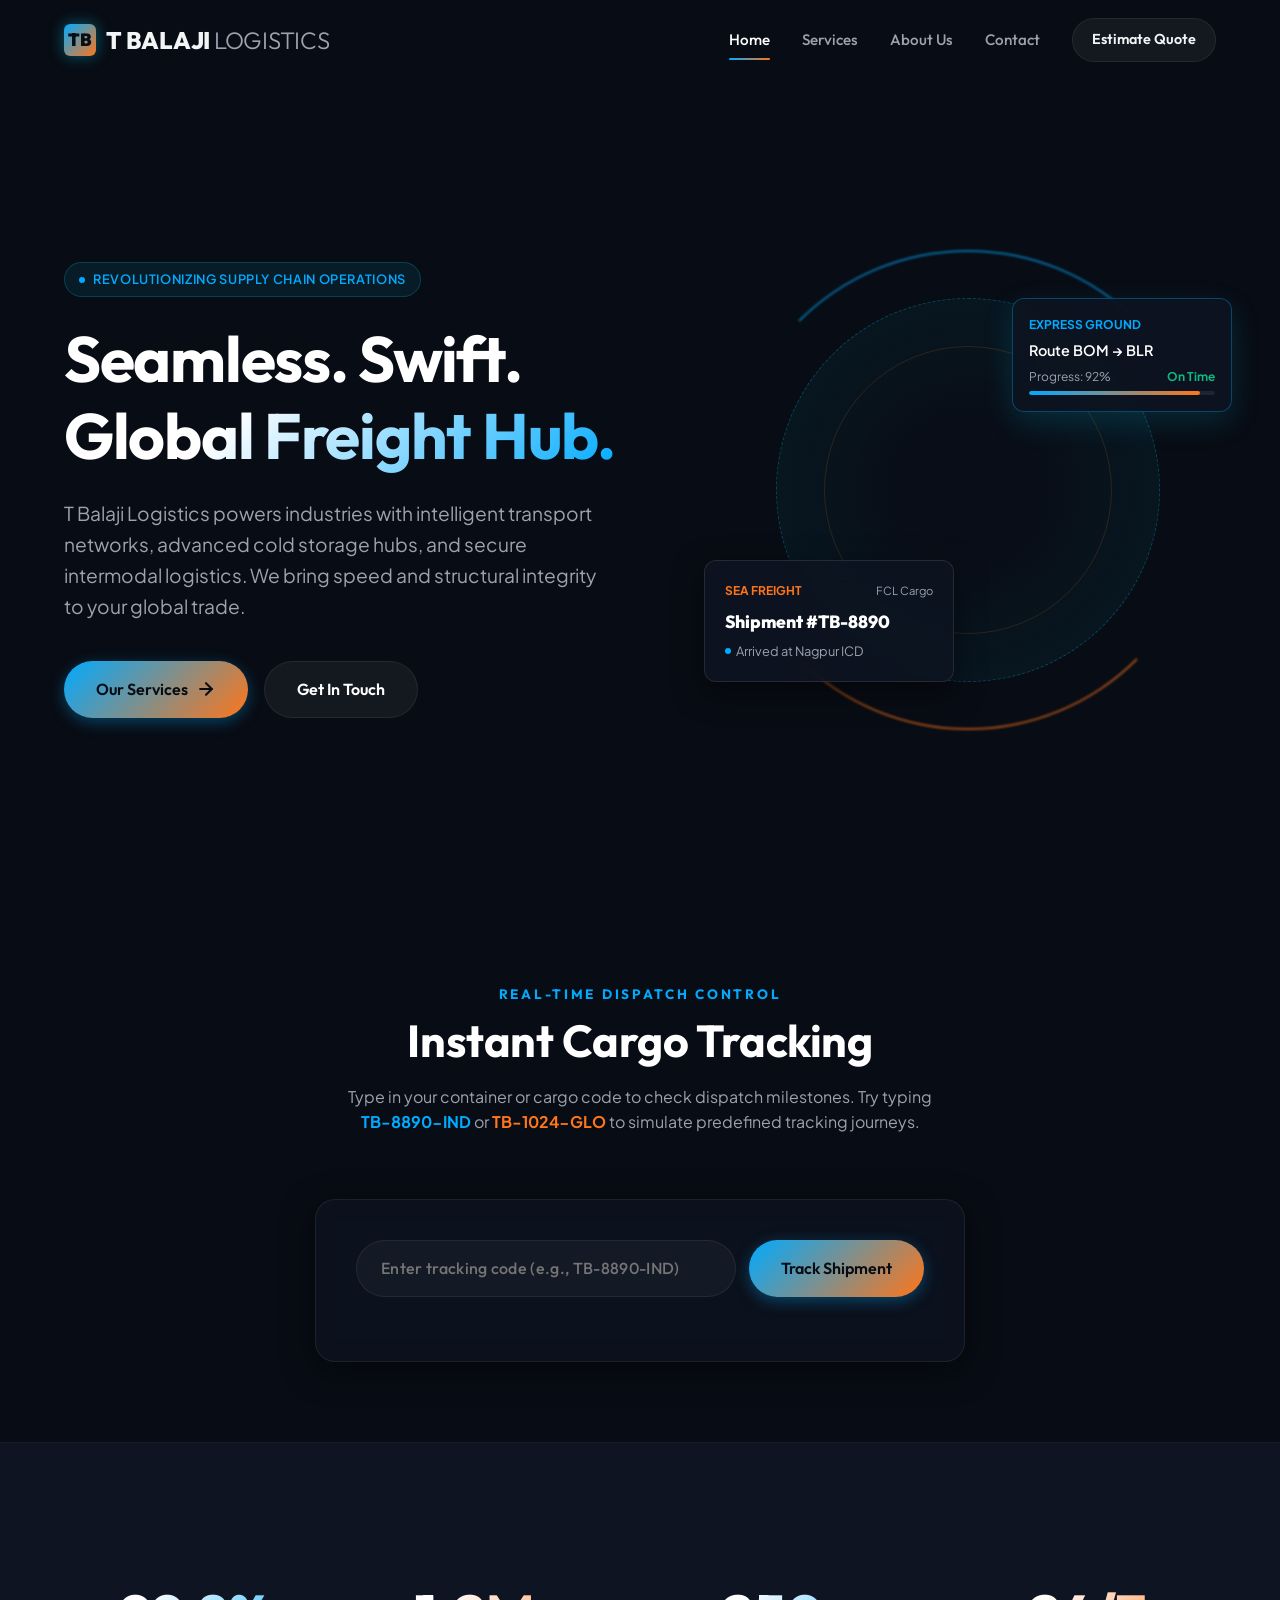
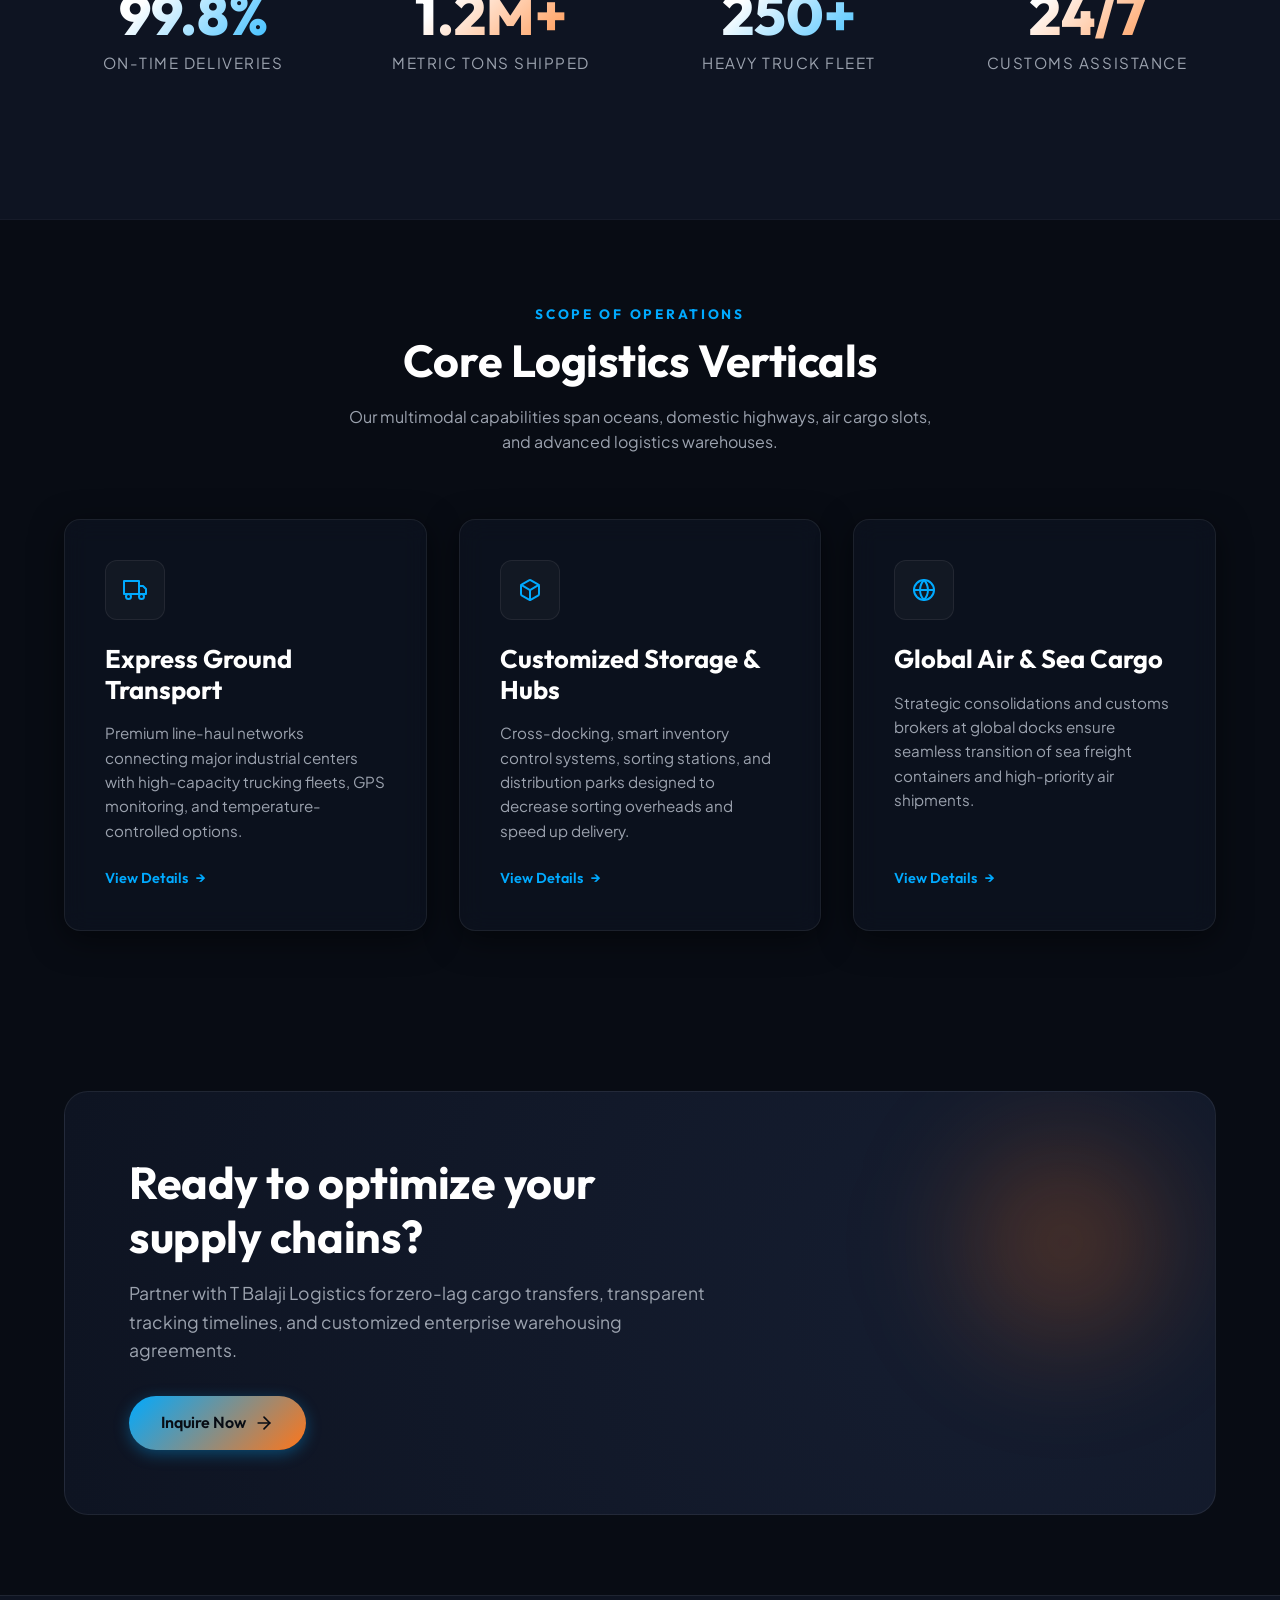
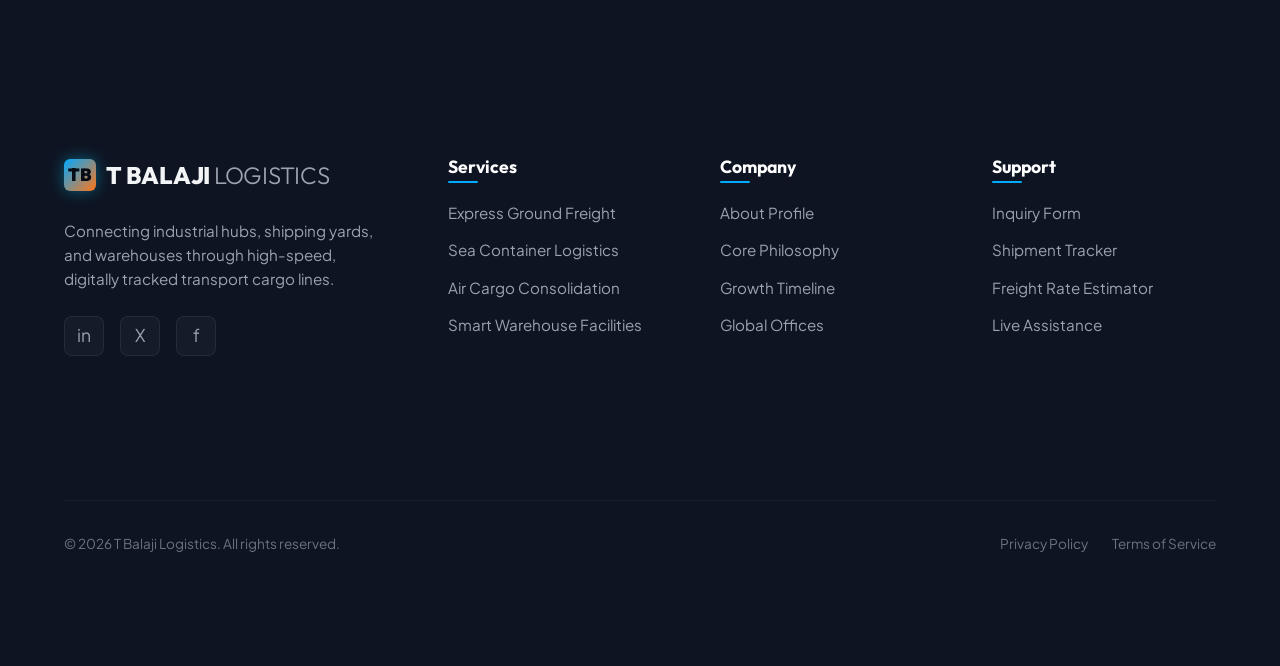
<file: index.html>
<!DOCTYPE html>
<html lang="en">
<head>
  <meta charset="UTF-8">
  <meta name="viewport" content="width=device-width, initial-scale=1.0">
  <title>T Balaji Logistics | Smart Next-Gen Cargo & Freight Solutions</title>
  <meta name="description" content="T Balaji Logistics provides secure, high-speed cargo delivery, warehousing, and supply chain solutions globally. Track your container in real time.">
  <link rel="stylesheet" href="styles.css">
</head>
<body>

  <!-- Premium Header & Navbar -->
  <header>
    <div class="nav-container">
      <a href="index.html" class="logo">
        <div class="logo-icon">TB</div>
        <span>T BALAJI <span style="font-weight: 300; color: var(--text-secondary);">LOGISTICS</span></span>
      </a>
      
      <nav class="nav-menu" id="navMenu">
        <a href="index.html" class="nav-link active">Home</a>
        <a href="services.html" class="nav-link">Services</a>
        <a href="about.html" class="nav-link">About Us</a>
        <a href="contact.html" class="nav-link">Contact</a>
        <a href="services.html#quote" class="nav-cta">Estimate Quote</a>
      </nav>

      <div class="menu-toggle" id="menuToggle">
        <span></span>
        <span></span>
        <span></span>
      </div>
    </div>
  </header>

  <!-- Hero Section -->
  <section class="hero">
    <div class="container hero-grid">
      <div class="hero-content reveal active">
        <div class="hero-tag">
          <span class="tag-pulse"></span>
          Revolutionizing Supply Chain Operations
        </div>
        <h1>Seamless. Swift.<br><span class="text-gradient-cyan">Global Freight Hub.</span></h1>
        <p class="hero-desc">
          T Balaji Logistics powers industries with intelligent transport networks, advanced cold storage hubs, and secure intermodal logistics. We bring speed and structural integrity to your global trade.
        </p>
        <div class="hero-actions">
          <a href="services.html" class="btn btn-primary">
            Our Services
            <svg width="20" height="20" viewBox="0 0 24 24" fill="none" stroke="currentColor" stroke-width="2.5" stroke-linecap="round" stroke-linejoin="round"><line x1="5" y1="12" x2="19" y2="12"></line><polyline points="12 5 19 12 12 19"></polyline></svg>
          </a>
          <a href="contact.html" class="btn btn-secondary">Get In Touch</a>
        </div>
      </div>

      <div class="hero-visual reveal active">
        <div class="hero-graphic-wrap">
          <div class="glow-globe"></div>
          <div class="glow-globe-inner"></div>
          <div class="freight-ring"></div>
          
          <!-- Floating Status 1 -->
          <div class="hero-card-floating">
            <div style="display: flex; justify-content: space-between; align-items: center; margin-bottom: 0.5rem;">
              <span style="font-size: 0.75rem; font-weight: 700; color: var(--accent);">SEA FREIGHT</span>
              <span style="font-size: 0.7rem; color: var(--text-secondary);">FCL Cargo</span>
            </div>
            <div style="font-size: 1.1rem; font-family: var(--font-display); font-weight: 800; color: #fff; margin-bottom: 0.25rem;">Shipment #TB-8890</div>
            <div style="font-size: 0.8rem; color: var(--text-secondary); display: flex; align-items: center; gap: 5px;">
              <span style="width: 6px; height: 6px; border-radius: 50%; background-color: var(--primary); display: inline-block;"></span>
              Arrived at Nagpur ICD
            </div>
          </div>

          <!-- Floating Status 2 -->
          <div class="floating-delivery">
            <div style="font-size: 0.75rem; font-weight: 700; color: var(--primary); margin-bottom: 0.3rem;">EXPRESS GROUND</div>
            <div style="font-size: 0.9rem; font-weight: 600; color: #fff;">Route BOM → BLR</div>
            <div style="font-size: 0.75rem; color: var(--text-secondary); margin-top: 0.3rem; display: flex; justify-content: space-between;">
              <span>Progress: 92%</span>
              <span style="color: #10b981; font-weight: 700;">On Time</span>
            </div>
            <div style="width: 100%; height: 4px; background-color: rgba(255,255,255,0.08); border-radius: 2px; margin-top: 5px; overflow: hidden;">
              <div style="width: 92%; height: 100%; background: linear-gradient(90deg, var(--primary), var(--accent)); border-radius: 2px;"></div>
            </div>
          </div>
        </div>
      </div>
    </div>
  </section>

  <!-- Interactive Tracking Simulator Section -->
  <section class="container reveal">
    <div class="section-title-wrap">
      <span class="section-subtitle">Real-Time Dispatch Control</span>
      <h2>Instant Cargo Tracking</h2>
      <p style="max-width: 600px; margin: 0 auto; color: var(--text-secondary);">
        Type in your container or cargo code to check dispatch milestones. Try typing <strong style="color: var(--primary);">TB-8890-IND</strong> or <strong style="color: var(--accent);">TB-1024-GLO</strong> to simulate predefined tracking journeys.
      </p>
    </div>

    <div class="tracking-wrapper glass-card">
      <form class="tracking-form" id="trackForm">
        <div class="tracking-input-wrap">
          <input type="text" class="tracking-input" id="trackInput" placeholder="Enter tracking code (e.g., TB-8890-IND)" required autocomplete="off">
        </div>
        <button type="submit" class="btn btn-primary" style="border-radius: 50px;">Track Shipment</button>
      </form>

      <!-- Tracking Output Container (Populated by JS) -->
      <div class="tracking-results results-hidden" id="trackResults">
        <div class="tracking-status-header">
          <div>
            <div style="font-size: 0.8rem; color: var(--text-secondary); text-transform: uppercase;">Tracking Number</div>
            <div id="resTrackingCode" style="font-family: var(--font-display); font-size: 1.3rem; font-weight: 800; color: #fff;">-</div>
          </div>
          <div>
            <div style="font-size: 0.8rem; color: var(--text-secondary); text-transform: uppercase; margin-bottom: 4px; text-align: right;">Status</div>
            <span id="resStatusBadge" class="status-badge">-</span>
          </div>
        </div>
        
        <div style="margin-bottom: 2rem; display: grid; grid-template-columns: 1fr 1fr; gap: 1.5rem; background: rgba(255,255,255,0.02); padding: 1.25rem; border-radius: 8px;">
          <div>
            <div style="font-size: 0.75rem; color: var(--text-muted); text-transform: uppercase;">Route Dispatch</div>
            <div id="resRoute" style="font-size: 0.95rem; font-weight: 600; color: var(--text-primary);">-</div>
          </div>
          <div>
            <div style="font-size: 0.75rem; color: var(--text-muted); text-transform: uppercase;">Assigned Carrier</div>
            <div id="resCarrier" style="font-size: 0.95rem; font-weight: 600; color: var(--text-primary);">-</div>
          </div>
        </div>

        <div class="tracking-timeline" id="resTimeline">
          <!-- Populated by JS -->
        </div>
      </div>
    </div>
  </section>

  <!-- Key Stats Section -->
  <section class="stats-section reveal">
    <div class="container">
      <div class="stats-grid">
        <div class="stat-item">
          <div class="stat-num text-gradient-cyan">99.8%</div>
          <div class="stat-label">On-Time Deliveries</div>
        </div>
        <div class="stat-item">
          <div class="stat-num text-gradient-orange">1.2M+</div>
          <div class="stat-label">Metric Tons Shipped</div>
        </div>
        <div class="stat-item">
          <div class="stat-num text-gradient-cyan">250+</div>
          <div class="stat-label">Heavy Truck Fleet</div>
        </div>
        <div class="stat-item">
          <div class="stat-num text-gradient-orange">24/7</div>
          <div class="stat-label">Customs Assistance</div>
        </div>
      </div>
    </div>
  </section>

  <!-- Featured Services Section -->
  <section class="container reveal">
    <div class="section-title-wrap">
      <span class="section-subtitle">Scope of Operations</span>
      <h2>Core Logistics Verticals</h2>
      <p style="max-width: 600px; margin: 0 auto; color: var(--text-secondary);">
        Our multimodal capabilities span oceans, domestic highways, air cargo slots, and advanced logistics warehouses.
      </p>
    </div>

    <div class="services-highlight-grid">
      <!-- Card 1 -->
      <div class="glass-card service-highlight-card">
        <div class="service-icon-wrap">
          <svg width="24" height="24" viewBox="0 0 24 24" fill="none" stroke="currentColor" stroke-width="2" stroke-linecap="round" stroke-linejoin="round"><rect x="1" y="3" width="15" height="13"></rect><polygon points="16 8 20 8 23 11 23 16 16 16 16 8"></polygon><circle cx="5.5" cy="18.5" r="2.5"></circle><circle cx="18.5" cy="18.5" r="2.5"></circle></svg>
        </div>
        <h3>Express Ground Transport</h3>
        <p>Premium line-haul networks connecting major industrial centers with high-capacity trucking fleets, GPS monitoring, and temperature-controlled options.</p>
        <a href="services.html" class="service-link">View Details <span>&rarr;</span></a>
      </div>

      <!-- Card 2 -->
      <div class="glass-card service-highlight-card">
        <div class="service-icon-wrap">
          <svg width="24" height="24" viewBox="0 0 24 24" fill="none" stroke="currentColor" stroke-width="2" stroke-linecap="round" stroke-linejoin="round"><path d="M21 16V8a2 2 0 0 0-1-1.73l-7-4a2 2 0 0 0-2 0l-7 4A2 2 0 0 0 3 8v8a2 2 0 0 0 1 1.73l7 4a2 2 0 0 0 2 0l7-4A2 2 0 0 0 21 16z"></path><polyline points="3.27 6.96 12 12.01 20.73 6.96"></polyline><line x1="12" y1="22.08" x2="12" y2="12"></line></svg>
        </div>
        <h3>Customized Storage & Hubs</h3>
        <p>Cross-docking, smart inventory control systems, sorting stations, and distribution parks designed to decrease sorting overheads and speed up delivery.</p>
        <a href="services.html" class="service-link">View Details <span>&rarr;</span></a>
      </div>

      <!-- Card 3 -->
      <div class="glass-card service-highlight-card">
        <div class="service-icon-wrap">
          <svg width="24" height="24" viewBox="0 0 24 24" fill="none" stroke="currentColor" stroke-width="2" stroke-linecap="round" stroke-linejoin="round"><circle cx="12" cy="12" r="10"></circle><line x1="2" y1="12" x2="22" y2="12"></line><path d="M12 2a15.3 15.3 0 0 1 4 10 15.3 15.3 0 0 1-4 10 15.3 15.3 0 0 1-4-10 15.3 15.3 0 0 1 4-10z"></path></svg>
        </div>
        <h3>Global Air & Sea Cargo</h3>
        <p>Strategic consolidations and customs brokers at global docks ensure seamless transition of sea freight containers and high-priority air shipments.</p>
        <a href="services.html" class="service-link">View Details <span>&rarr;</span></a>
      </div>
    </div>
  </section>

  <!-- CTA Section -->
  <section class="container reveal">
    <div class="cta-banner">
      <div class="cta-content">
        <h2>Ready to optimize your supply chains?</h2>
        <p>Partner with T Balaji Logistics for zero-lag cargo transfers, transparent tracking timelines, and customized enterprise warehousing agreements.</p>
        <a href="contact.html" class="btn btn-primary">
          Inquire Now
          <svg width="20" height="20" viewBox="0 0 24 24" fill="none" stroke="currentColor" stroke-width="2" stroke-linecap="round" stroke-linejoin="round"><line x1="5" y1="12" x2="19" y2="12"></line><polyline points="12 5 19 12 12 19"></polyline></svg>
        </a>
      </div>
    </div>
  </section>

  <!-- Footer -->
  <footer>
    <div class="container footer-grid">
      <div class="footer-info">
        <a href="index.html" class="logo" style="margin-bottom: 1.5rem;">
          <div class="logo-icon">TB</div>
          <span>T BALAJI <span style="font-weight: 300; color: var(--text-secondary);">LOGISTICS</span></span>
        </a>
        <p>Connecting industrial hubs, shipping yards, and warehouses through high-speed, digitally tracked transport cargo lines.</p>
        <div class="social-links">
          <a href="#" class="social-btn">in</a>
          <a href="#" class="social-btn">X</a>
          <a href="#" class="social-btn">f</a>
        </div>
      </div>
      
      <div class="footer-col">
        <h4>Services</h4>
        <div class="footer-links">
          <a href="services.html">Express Ground Freight</a>
          <a href="services.html">Sea Container Logistics</a>
          <a href="services.html">Air Cargo Consolidation</a>
          <a href="services.html">Smart Warehouse Facilities</a>
        </div>
      </div>

      <div class="footer-col">
        <h4>Company</h4>
        <div class="footer-links">
          <a href="about.html">About Profile</a>
          <a href="about.html#values">Core Philosophy</a>
          <a href="about.html#timeline">Growth Timeline</a>
          <a href="contact.html">Global Offices</a>
        </div>
      </div>

      <div class="footer-col">
        <h4>Support</h4>
        <div class="footer-links">
          <a href="contact.html">Inquiry Form</a>
          <a href="index.html">Shipment Tracker</a>
          <a href="services.html#quote">Freight Rate Estimator</a>
          <a href="contact.html">Live Assistance</a>
        </div>
      </div>
    </div>

    <div class="container footer-bottom">
      <p>&copy; 2026 T Balaji Logistics. All rights reserved.</p>
      <div style="display: flex; gap: 1.5rem;">
        <a href="#" style="hover:color: #fff">Privacy Policy</a>
        <a href="#" style="hover:color: #fff">Terms of Service</a>
      </div>
    </div>
  </footer>

  <script src="main.js"></script>
</body>
</html>
</file>
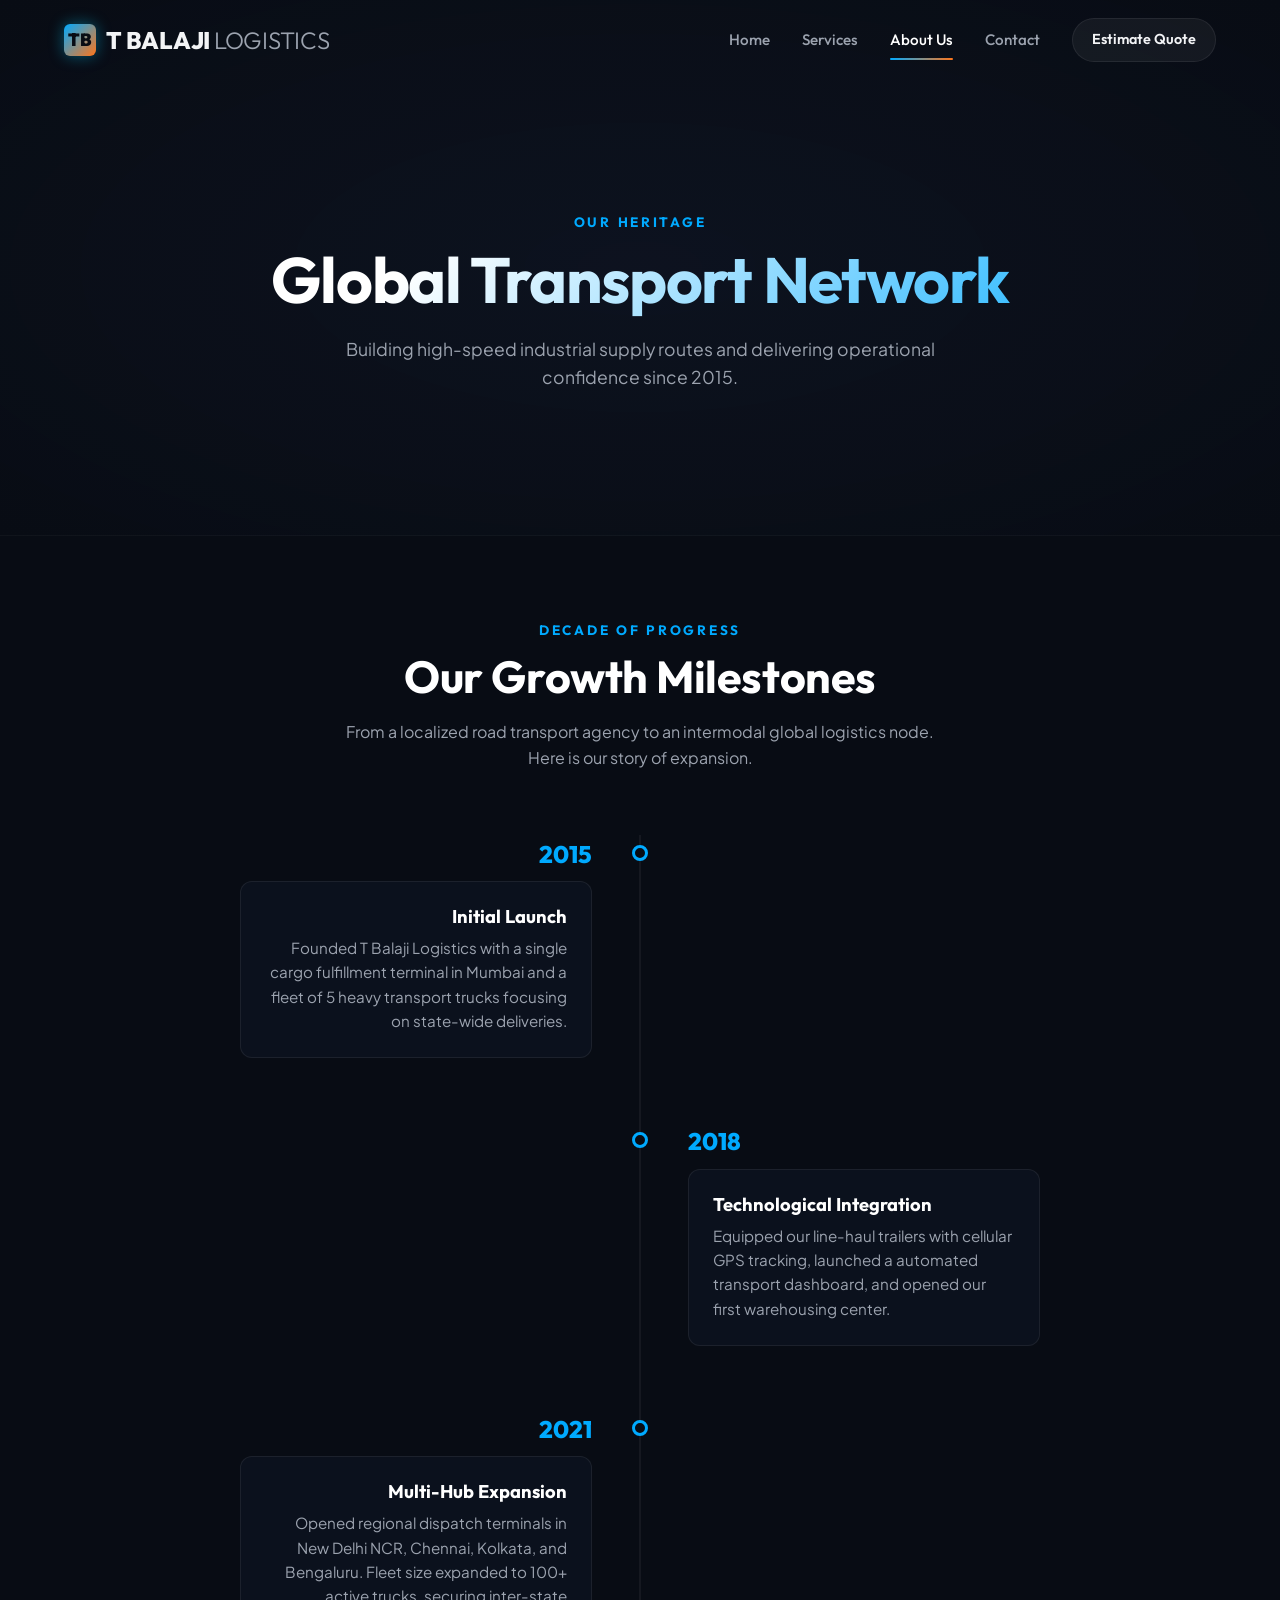
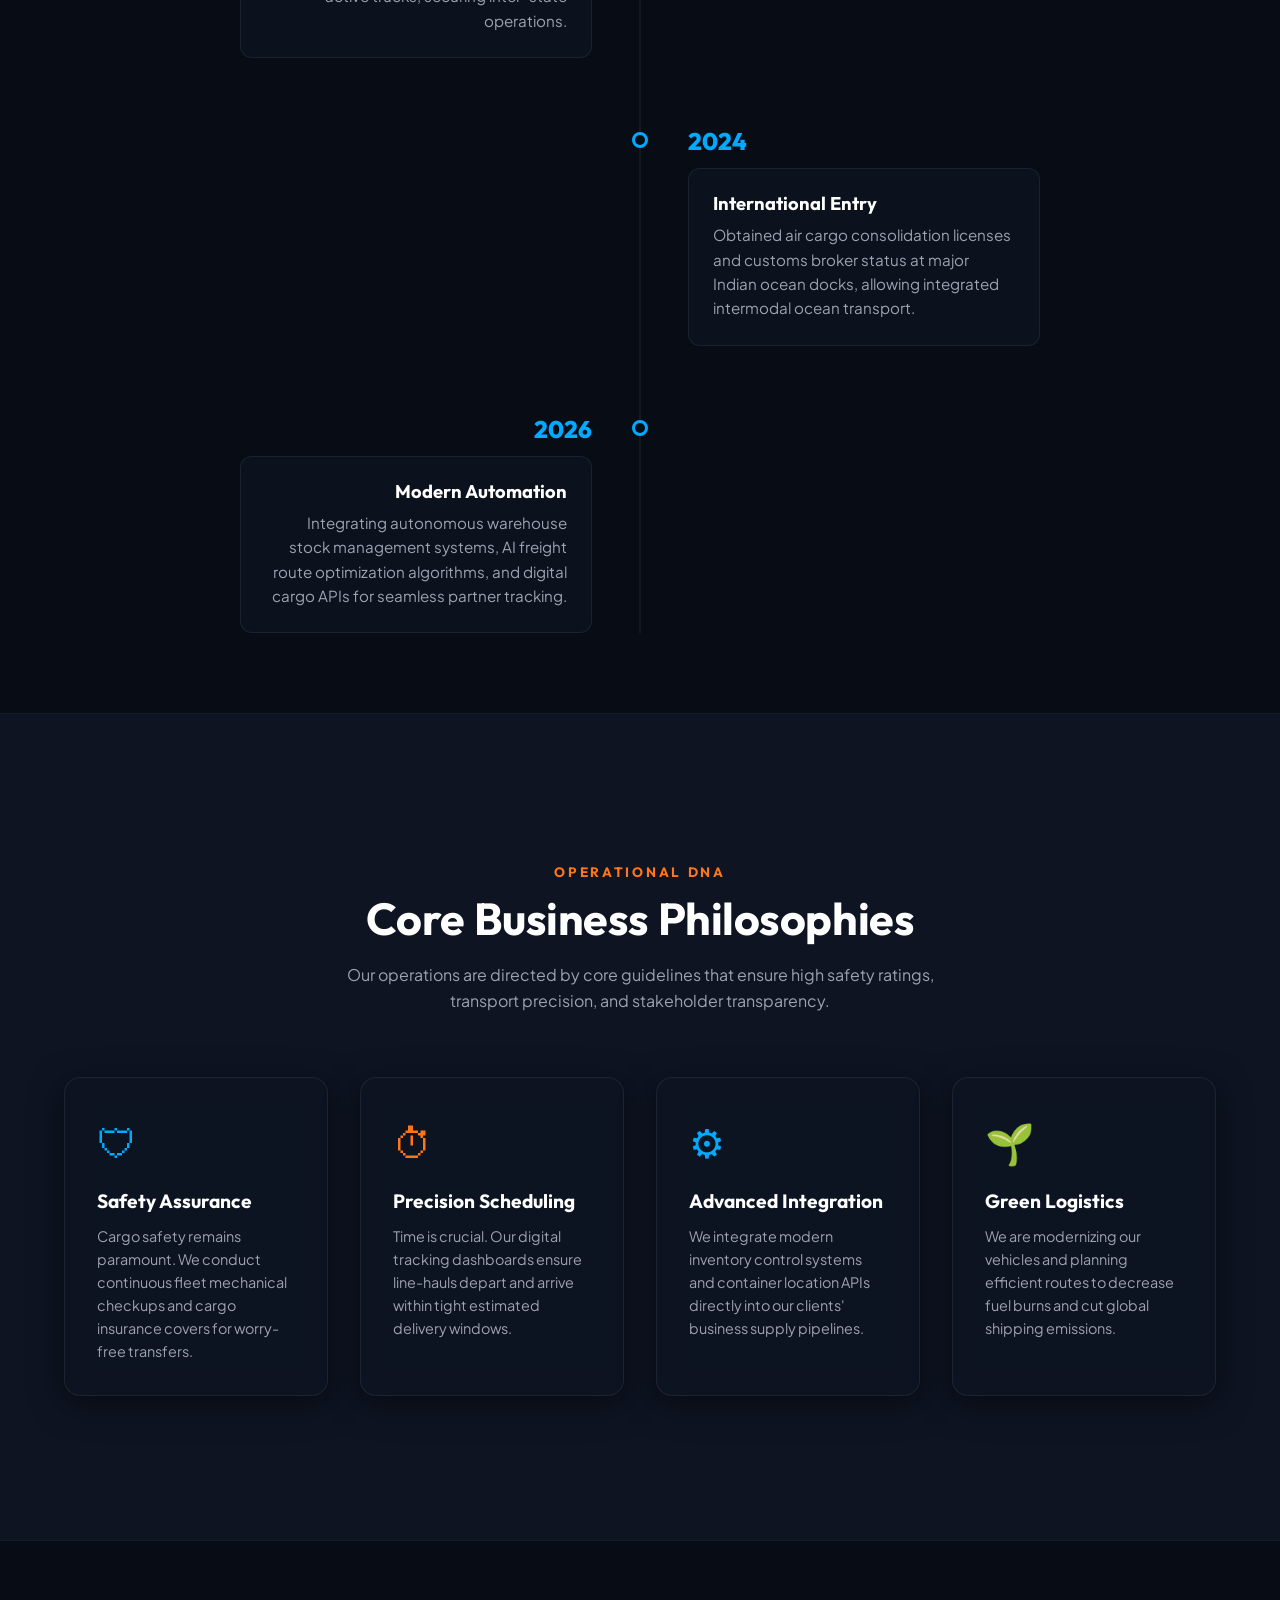
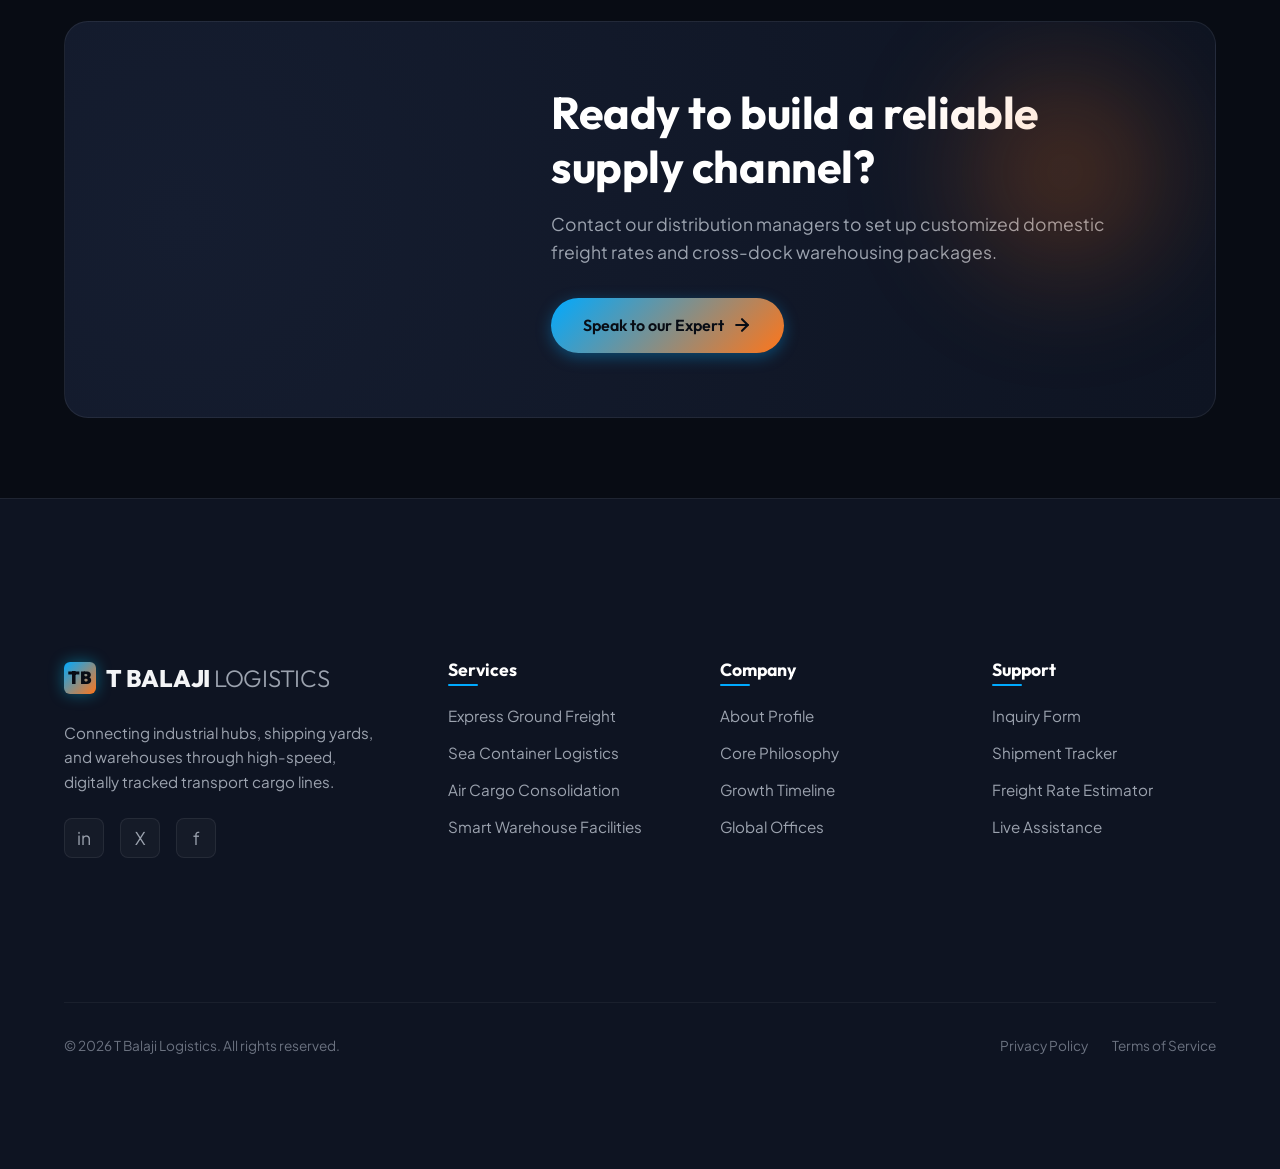
<file: about.html>
<!DOCTYPE html>
<html lang="en">
<head>
  <meta charset="UTF-8">
  <meta name="viewport" content="width=device-width, initial-scale=1.0">
  <title>About Us | T Balaji Logistics | Global Cargo Operations History</title>
  <meta name="description" content="Learn about T Balaji Logistics core philosophy, leadership team, network scale, and the decade-long history of cargo transport innovation.">
  <link rel="stylesheet" href="styles.css">
</head>
<body>

  <!-- Premium Header & Navbar -->
  <header>
    <div class="nav-container">
      <a href="index.html" class="logo">
        <div class="logo-icon">TB</div>
        <span>T BALAJI <span style="font-weight: 300; color: var(--text-secondary);">LOGISTICS</span></span>
      </a>
      
      <nav class="nav-menu" id="navMenu">
        <a href="index.html" class="nav-link">Home</a>
        <a href="services.html" class="nav-link">Services</a>
        <a href="about.html" class="nav-link active">About Us</a>
        <a href="contact.html" class="nav-link">Contact</a>
        <a href="services.html#quote" class="nav-cta">Estimate Quote</a>
      </nav>

      <div class="menu-toggle" id="menuToggle">
        <span></span>
        <span></span>
        <span></span>
      </div>
    </div>
  </header>

  <!-- Hero Section -->
  <section class="page-hero">
    <div class="container reveal active">
      <span class="section-subtitle">Our Heritage</span>
      <h1 class="text-gradient-cyan">Global Transport Network</h1>
      <p>Building high-speed industrial supply routes and delivering operational confidence since 2015.</p>
    </div>
  </section>

  <!-- History Timeline Section -->
  <section class="container reveal" id="timeline">
    <div class="section-title-wrap">
      <span class="section-subtitle">Decade of Progress</span>
      <h2>Our Growth Milestones</h2>
      <p style="max-width: 600px; margin: 0 auto; color: var(--text-secondary);">
        From a localized road transport agency to an intermodal global logistics node. Here is our story of expansion.
      </p>
    </div>

    <div class="history-timeline">
      <!-- 2015 -->
      <div class="history-item">
        <div class="history-dot"></div>
        <div class="history-year">2015</div>
        <div class="history-content">
          <h3 style="font-size: 1.15rem; margin-bottom: 0.5rem; color: #fff;">Initial Launch</h3>
          <p>Founded T Balaji Logistics with a single cargo fulfillment terminal in Mumbai and a fleet of 5 heavy transport trucks focusing on state-wide deliveries.</p>
        </div>
      </div>

      <!-- 2018 -->
      <div class="history-item">
        <div class="history-dot"></div>
        <div class="history-year">2018</div>
        <div class="history-content">
          <h3 style="font-size: 1.15rem; margin-bottom: 0.5rem; color: #fff;">Technological Integration</h3>
          <p>Equipped our line-haul trailers with cellular GPS tracking, launched a automated transport dashboard, and opened our first warehousing center.</p>
        </div>
      </div>

      <!-- 2021 -->
      <div class="history-item">
        <div class="history-dot"></div>
        <div class="history-year">2021</div>
        <div class="history-content">
          <h3 style="font-size: 1.15rem; margin-bottom: 0.5rem; color: #fff;">Multi-Hub Expansion</h3>
          <p>Opened regional dispatch terminals in New Delhi NCR, Chennai, Kolkata, and Bengaluru. Fleet size expanded to 100+ active trucks, securing inter-state operations.</p>
        </div>
      </div>

      <!-- 2024 -->
      <div class="history-item">
        <div class="history-dot"></div>
        <div class="history-year">2024</div>
        <div class="history-content">
          <h3 style="font-size: 1.15rem; margin-bottom: 0.5rem; color: #fff;">International Entry</h3>
          <p>Obtained air cargo consolidation licenses and customs broker status at major Indian ocean docks, allowing integrated intermodal ocean transport.</p>
        </div>
      </div>

      <!-- 2026 -->
      <div class="history-item">
        <div class="history-dot"></div>
        <div class="history-year">2026</div>
        <div class="history-content">
          <h3 style="font-size: 1.15rem; margin-bottom: 0.5rem; color: #fff;">Modern Automation</h3>
          <p>Integrating autonomous warehouse stock management systems, AI freight route optimization algorithms, and digital cargo APIs for seamless partner tracking.</p>
        </div>
      </div>
    </div>
  </section>

  <!-- Values Section -->
  <section class="stats-section reveal" id="values">
    <div class="container">
      <div class="section-title-wrap">
        <span class="section-subtitle" style="color: var(--accent);">Operational DNA</span>
        <h2>Core Business Philosophies</h2>
        <p style="max-width: 600px; margin: 0 auto; color: var(--text-secondary);">
          Our operations are directed by core guidelines that ensure high safety ratings, transport precision, and stakeholder transparency.
        </p>
      </div>

      <div style="display: grid; grid-template-columns: repeat(auto-fit, minmax(250px, 1fr)); gap: 2rem; margin-top: 3rem;">
        <!-- Value 1 -->
        <div class="glass-card" style="padding: 2rem;">
          <div style="font-size: 2.5rem; margin-bottom: 1rem; color: var(--primary);">🛡</div>
          <h3 style="font-size: 1.2rem; margin-bottom: 0.75rem;">Safety Assurance</h3>
          <p style="color: var(--text-secondary); font-size: 0.9rem;">
            Cargo safety remains paramount. We conduct continuous fleet mechanical checkups and cargo insurance covers for worry-free transfers.
          </p>
        </div>

        <!-- Value 2 -->
        <div class="glass-card" style="padding: 2rem;">
          <div style="font-size: 2.5rem; margin-bottom: 1rem; color: var(--accent);">⏱</div>
          <h3 style="font-size: 1.2rem; margin-bottom: 0.75rem;">Precision Scheduling</h3>
          <p style="color: var(--text-secondary); font-size: 0.9rem;">
            Time is crucial. Our digital tracking dashboards ensure line-hauls depart and arrive within tight estimated delivery windows.
          </p>
        </div>

        <!-- Value 3 -->
        <div class="glass-card" style="padding: 2rem;">
          <div style="font-size: 2.5rem; margin-bottom: 1rem; color: var(--primary);">⚙</div>
          <h3 style="font-size: 1.2rem; margin-bottom: 0.75rem;">Advanced Integration</h3>
          <p style="color: var(--text-secondary); font-size: 0.9rem;">
            We integrate modern inventory control systems and container location APIs directly into our clients' business supply pipelines.
          </p>
        </div>

        <!-- Value 4 -->
        <div class="glass-card" style="padding: 2rem;">
          <div style="font-size: 2.5rem; margin-bottom: 1rem; color: var(--accent);">🌱</div>
          <h3 style="font-size: 1.2rem; margin-bottom: 0.75rem;">Green Logistics</h3>
          <p style="color: var(--text-secondary); font-size: 0.9rem;">
            We are modernizing our vehicles and planning efficient routes to decrease fuel burns and cut global shipping emissions.
          </p>
        </div>
      </div>
    </div>
  </section>

  <!-- CTA Section -->
  <section class="container reveal">
    <div class="cta-banner" style="background: radial-gradient(circle at 10% 50%, var(--bg-tertiary) 0%, var(--bg-secondary) 100%);">
      <div class="cta-content" style="margin-left: auto;">
        <h2>Ready to build a reliable supply channel?</h2>
        <p>Contact our distribution managers to set up customized domestic freight rates and cross-dock warehousing packages.</p>
        <a href="contact.html" class="btn btn-primary">
          Speak to our Expert
          <svg width="20" height="20" viewBox="0 0 24 24" fill="none" stroke="currentColor" stroke-width="2.5" stroke-linecap="round" stroke-linejoin="round"><line x1="5" y1="12" x2="19" y2="12"></line><polyline points="12 5 19 12 12 19"></polyline></svg>
        </a>
      </div>
    </div>
  </section>

  <!-- Footer -->
  <footer>
    <div class="container footer-grid">
      <div class="footer-info">
        <a href="index.html" class="logo" style="margin-bottom: 1.5rem;">
          <div class="logo-icon">TB</div>
          <span>T BALAJI <span style="font-weight: 300; color: var(--text-secondary);">LOGISTICS</span></span>
        </a>
        <p>Connecting industrial hubs, shipping yards, and warehouses through high-speed, digitally tracked transport cargo lines.</p>
        <div class="social-links">
          <a href="#" class="social-btn">in</a>
          <a href="#" class="social-btn">X</a>
          <a href="#" class="social-btn">f</a>
        </div>
      </div>
      
      <div class="footer-col">
        <h4>Services</h4>
        <div class="footer-links">
          <a href="services.html">Express Ground Freight</a>
          <a href="services.html">Sea Container Logistics</a>
          <a href="services.html">Air Cargo Consolidation</a>
          <a href="services.html">Smart Warehouse Facilities</a>
        </div>
      </div>

      <div class="footer-col">
        <h4>Company</h4>
        <div class="footer-links">
          <a href="about.html">About Profile</a>
          <a href="about.html#values">Core Philosophy</a>
          <a href="about.html#timeline">Growth Timeline</a>
          <a href="contact.html">Global Offices</a>
        </div>
      </div>

      <div class="footer-col">
        <h4>Support</h4>
        <div class="footer-links">
          <a href="contact.html">Inquiry Form</a>
          <a href="index.html">Shipment Tracker</a>
          <a href="services.html#quote">Freight Rate Estimator</a>
          <a href="contact.html">Live Assistance</a>
        </div>
      </div>
    </div>

    <div class="container footer-bottom">
      <p>&copy; 2026 T Balaji Logistics. All rights reserved.</p>
      <div style="display: flex; gap: 1.5rem;">
        <a href="#" style="hover:color: #fff">Privacy Policy</a>
        <a href="#" style="hover:color: #fff">Terms of Service</a>
      </div>
    </div>
  </footer>

  <script src="main.js"></script>
</body>
</html>
</file>
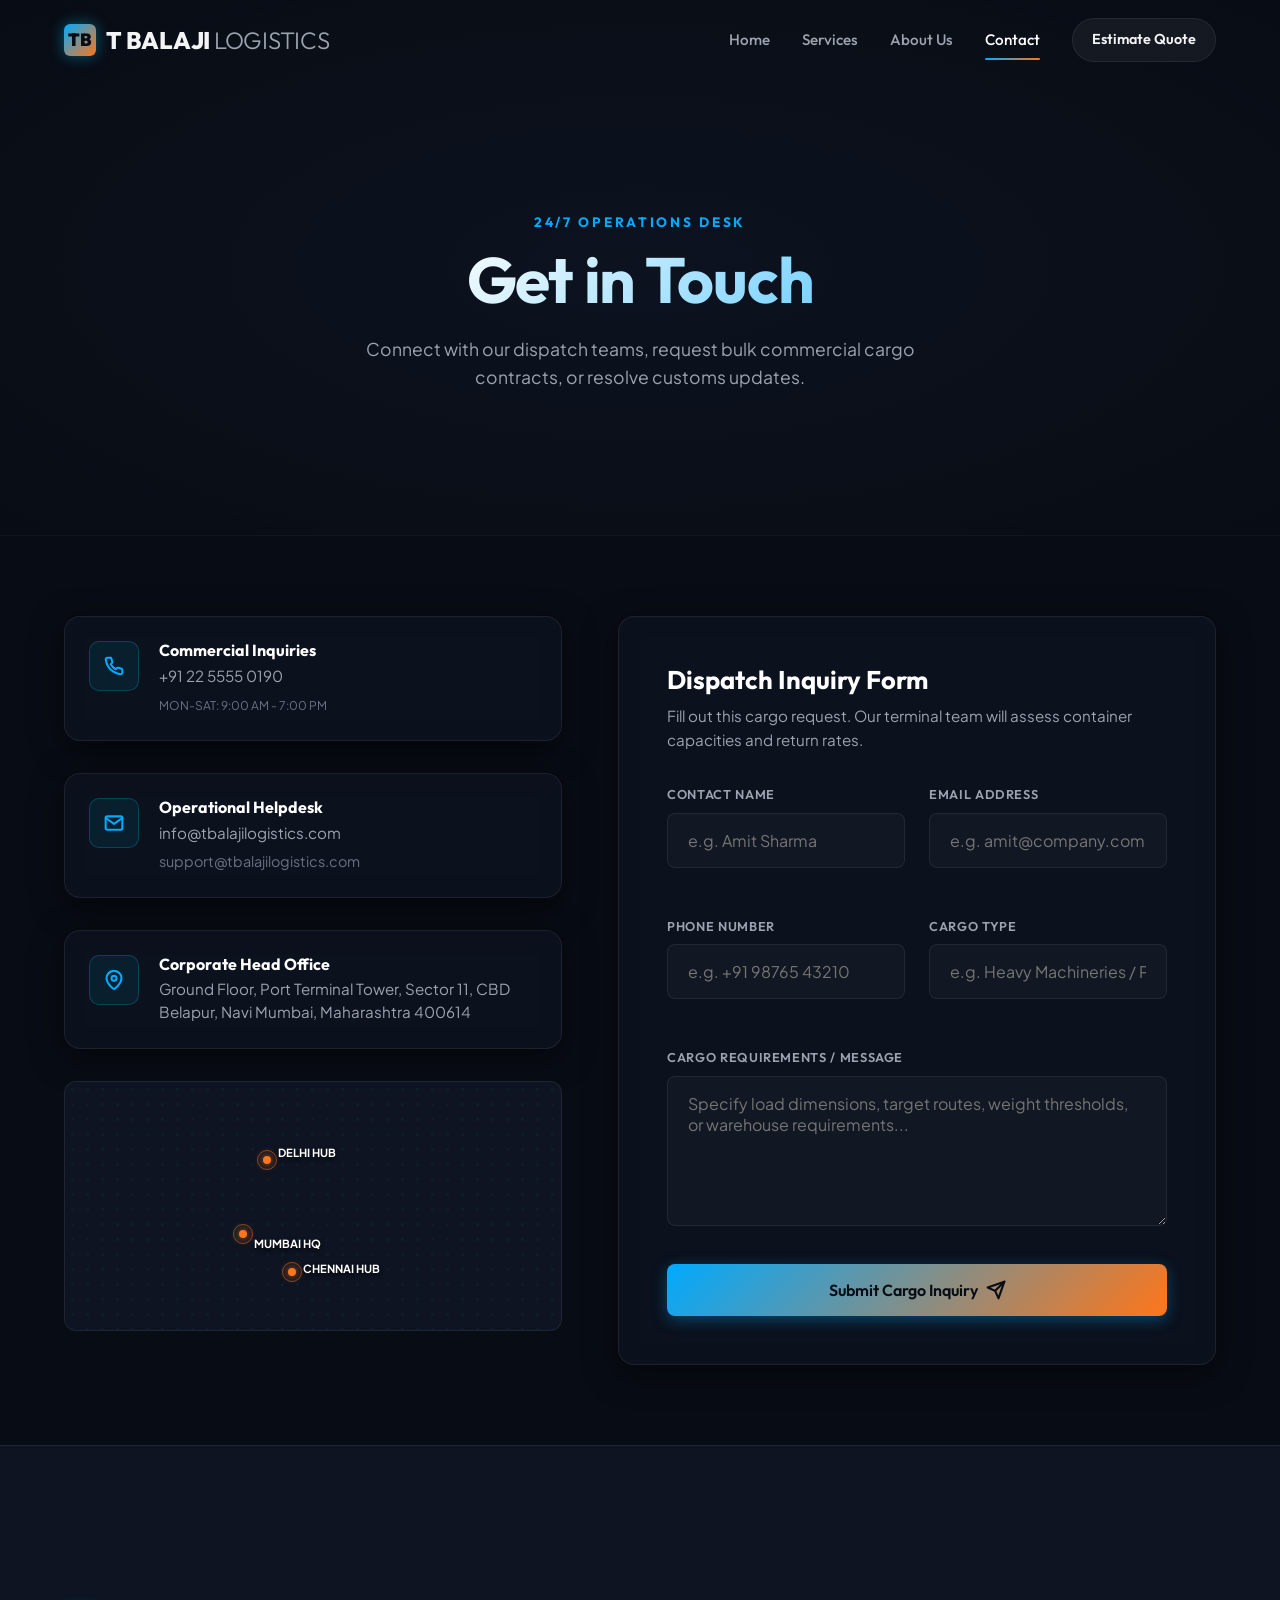
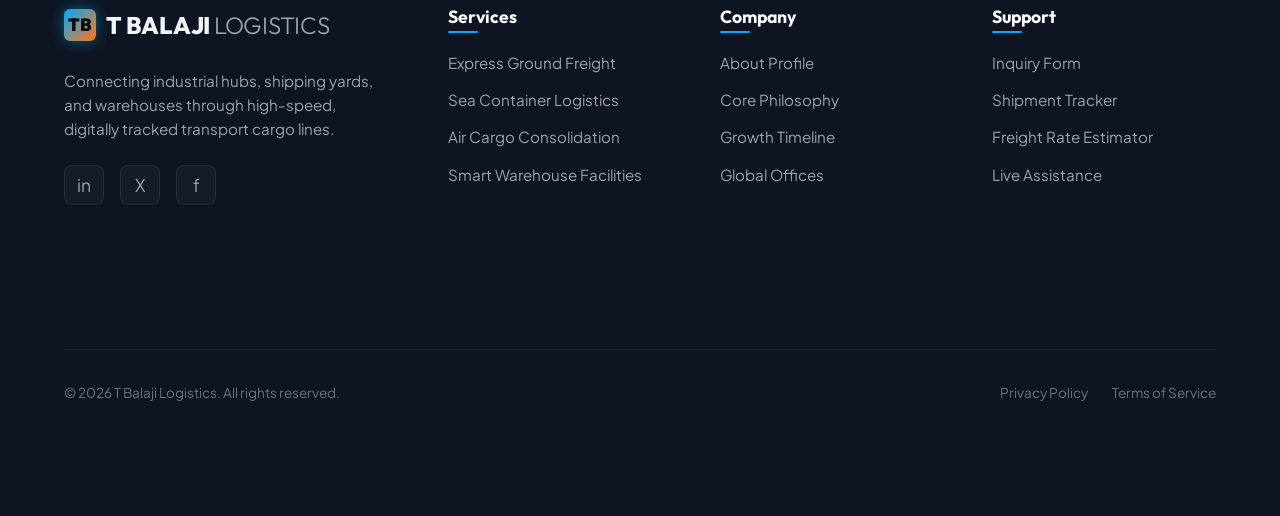
<file: contact.html>
<!DOCTYPE html>
<html lang="en">
<head>
  <meta charset="UTF-8">
  <meta name="viewport" content="width=device-width, initial-scale=1.0">
  <title>Contact Us | T Balaji Logistics | Global Cargo Network Offices</title>
  <meta name="description" content="Get in touch with T Balaji Logistics. Contact our regional transport hubs, submit transport quotes, or request client freight assistance.">
  <link rel="stylesheet" href="styles.css">
</head>
<body>

  <!-- Premium Header & Navbar -->
  <header>
    <div class="nav-container">
      <a href="index.html" class="logo">
        <div class="logo-icon">TB</div>
        <span>T BALAJI <span style="font-weight: 300; color: var(--text-secondary);">LOGISTICS</span></span>
      </a>
      
      <nav class="nav-menu" id="navMenu">
        <a href="index.html" class="nav-link">Home</a>
        <a href="services.html" class="nav-link">Services</a>
        <a href="about.html" class="nav-link">About Us</a>
        <a href="contact.html" class="nav-link active">Contact</a>
        <a href="services.html#quote" class="nav-cta">Estimate Quote</a>
      </nav>

      <div class="menu-toggle" id="menuToggle">
        <span></span>
        <span></span>
        <span></span>
      </div>
    </div>
  </header>

  <!-- Hero Section -->
  <section class="page-hero">
    <div class="container reveal active">
      <span class="section-subtitle">24/7 Operations Desk</span>
      <h1 class="text-gradient-cyan">Get in Touch</h1>
      <p>Connect with our dispatch teams, request bulk commercial cargo contracts, or resolve customs updates.</p>
    </div>
  </section>

  <!-- Contact Grid -->
  <section class="container reveal">
    <div class="contact-grid">
      <!-- Info Column -->
      <div class="contact-info-panel">
        
        <!-- Info Card 1 -->
        <div class="glass-card contact-item-card">
          <div class="contact-icon-box">
            <svg width="20" height="20" viewBox="0 0 24 24" fill="none" stroke="currentColor" stroke-width="2.5" stroke-linecap="round" stroke-linejoin="round"><path d="M22 16.92v3a2 2 0 0 1-2.18 2 19.79 19.79 0 0 1-8.63-3.07 19.5 19.5 0 0 1-6-6 19.79 19.79 0 0 1-3.07-8.67A2 2 0 0 1 4.11 2h3a2 2 0 0 1 2 1.72 12.84 12.84 0 0 0 .7 2.81 2 2 0 0 1-.45 2.11L8.09 9.91a16 16 0 0 0 6 6l1.27-1.27a2 2 0 0 1 2.11-.45 12.84 12.84 0 0 0 2.81.7A2 2 0 0 1 22 16.92z"></path></svg>
          </div>
          <div class="contact-item-details">
            <h4>Commercial Inquiries</h4>
            <p style="margin-bottom: 0.2rem;"><a href="tel:+912255550190">+91 22 5555 0190</a></p>
            <p><span style="font-size: 0.75rem; color: var(--text-muted); text-transform: uppercase;">MON-SAT: 9:00 AM - 7:00 PM</span></p>
          </div>
        </div>

        <!-- Info Card 2 -->
        <div class="glass-card contact-item-card">
          <div class="contact-icon-box">
            <svg width="20" height="20" viewBox="0 0 24 24" fill="none" stroke="currentColor" stroke-width="2.5" stroke-linecap="round" stroke-linejoin="round"><path d="M4 4h16c1.1 0 2 .9 2 2v12c0 1.1-.9 2-2 2H4c-1.1 0-2-.9-2-2V6c0-1.1.9-2 2-2z"></path><polyline points="22,6 12,13 2,6"></polyline></svg>
          </div>
          <div class="contact-item-details">
            <h4>Operational Helpdesk</h4>
            <p style="margin-bottom: 0.2rem;"><a href="mailto:info@tbalajilogistics.com">info@tbalajilogistics.com</a></p>
            <p><a href="mailto:support@tbalajilogistics.com" style="font-size: 0.9rem; color: var(--text-muted);">support@tbalajilogistics.com</a></p>
          </div>
        </div>

        <!-- Info Card 3 -->
        <div class="glass-card contact-item-card">
          <div class="contact-icon-box">
            <svg width="20" height="20" viewBox="0 0 24 24" fill="none" stroke="currentColor" stroke-width="2.5" stroke-linecap="round" stroke-linejoin="round"><path d="M21 10c0 7-9 13-9 13s-9-6-9-13a9 9 0 0 1 18 0z"></path><circle cx="12" cy="10" r="3"></circle></svg>
          </div>
          <div class="contact-item-details">
            <h4>Corporate Head Office</h4>
            <p style="line-height: 1.5;">
              Ground Floor, Port Terminal Tower, Sector 11, CBD Belapur, Navi Mumbai, Maharashtra 400614
            </p>
          </div>
        </div>

        <!-- Dynamic Vector Map Placeholder -->
        <div class="map-canvas-container">
          <div class="vector-map-bg"></div>
          
          <!-- Mumbai Node -->
          <div class="map-glow-node" style="top: 60%; left: 35%;" title="Navi Mumbai Head Office"></div>
          
          <!-- Delhi Node -->
          <div class="map-glow-node" style="top: 30%; left: 40%;" title="Delhi NCR Hub"></div>
          
          <!-- Chennai Node -->
          <div class="map-glow-node" style="top: 75%; left: 45%;" title="Chennai Hub"></div>

          <!-- Label overlays -->
          <div style="position: absolute; top: 62%; left: 38%; font-size: 0.7rem; font-weight: 700; color: #fff; text-shadow: 0 2px 4px rgba(0,0,0,0.8);">MUMBAI HQ</div>
          <div style="position: absolute; top: 25%; left: 43%; font-size: 0.7rem; font-weight: 700; color: #fff; text-shadow: 0 2px 4px rgba(0,0,0,0.8);">DELHI HUB</div>
          <div style="position: absolute; top: 72%; left: 48%; font-size: 0.7rem; font-weight: 700; color: #fff; text-shadow: 0 2px 4px rgba(0,0,0,0.8);">CHENNAI HUB</div>
        </div>
      </div>

      <!-- Form Column -->
      <div class="glass-card contact-form-panel">
        <h3 style="margin-bottom: 0.5rem;">Dispatch Inquiry Form</h3>
        <p style="color: var(--text-secondary); font-size: 0.95rem; margin-bottom: 2rem;">
          Fill out this cargo request. Our terminal team will assess container capacities and return rates.
        </p>

        <form id="contactForm">
          <div class="form-row">
            <div class="form-group">
              <label class="form-label" for="formName">Contact Name</label>
              <input type="text" class="form-input-field" id="formName" placeholder="e.g. Amit Sharma" required>
            </div>
            <div class="form-group">
              <label class="form-label" for="formEmail">Email Address</label>
              <input type="email" class="form-input-field" id="formEmail" placeholder="e.g. amit@company.com" required>
            </div>
          </div>

          <div class="form-row">
            <div class="form-group">
              <label class="form-label" for="formPhone">Phone Number</label>
              <input type="tel" class="form-input-field" id="formPhone" placeholder="e.g. +91 98765 43210">
            </div>
            <div class="form-group">
              <label class="form-label" for="formService">Cargo Type</label>
              <input type="text" class="form-input-field" id="formService" placeholder="e.g. Heavy Machineries / Perishables">
            </div>
          </div>

          <div class="form-group full-width" style="margin-bottom: 2rem;">
            <label class="form-label" for="formMessage">Cargo Requirements / Message</label>
            <textarea class="form-input-field form-textarea" id="formMessage" placeholder="Specify load dimensions, target routes, weight thresholds, or warehouse requirements..." required></textarea>
          </div>

          <button type="submit" class="btn btn-primary" style="width: 100%; border-radius: 8px; font-size: 1rem; padding: 1rem 2rem;">
            Submit Cargo Inquiry
            <svg width="20" height="20" viewBox="0 0 24 24" fill="none" stroke="currentColor" stroke-width="2.5" stroke-linecap="round" stroke-linejoin="round"><line x1="22" y1="2" x2="11" y2="13"></line><polygon points="22 2 15 22 11 13 2 9 22 2"></polygon></svg>
          </button>
        </form>

        <!-- Submission Feedback -->
        <div class="submit-success-msg" id="submitSuccessMsg"></div>
      </div>
    </div>
  </section>

  <!-- Footer -->
  <footer>
    <div class="container footer-grid">
      <div class="footer-info">
        <a href="index.html" class="logo" style="margin-bottom: 1.5rem;">
          <div class="logo-icon">TB</div>
          <span>T BALAJI <span style="font-weight: 300; color: var(--text-secondary);">LOGISTICS</span></span>
        </a>
        <p>Connecting industrial hubs, shipping yards, and warehouses through high-speed, digitally tracked transport cargo lines.</p>
        <div class="social-links">
          <a href="#" class="social-btn">in</a>
          <a href="#" class="social-btn">X</a>
          <a href="#" class="social-btn">f</a>
        </div>
      </div>
      
      <div class="footer-col">
        <h4>Services</h4>
        <div class="footer-links">
          <a href="services.html">Express Ground Freight</a>
          <a href="services.html">Sea Container Logistics</a>
          <a href="services.html">Air Cargo Consolidation</a>
          <a href="services.html">Smart Warehouse Facilities</a>
        </div>
      </div>

      <div class="footer-col">
        <h4>Company</h4>
        <div class="footer-links">
          <a href="about.html">About Profile</a>
          <a href="about.html#values">Core Philosophy</a>
          <a href="about.html#timeline">Growth Timeline</a>
          <a href="contact.html">Global Offices</a>
        </div>
      </div>

      <div class="footer-col">
        <h4>Support</h4>
        <div class="footer-links">
          <a href="contact.html">Inquiry Form</a>
          <a href="index.html">Shipment Tracker</a>
          <a href="services.html#quote">Freight Rate Estimator</a>
          <a href="contact.html">Live Assistance</a>
        </div>
      </div>
    </div>

    <div class="container footer-bottom">
      <p>&copy; 2026 T Balaji Logistics. All rights reserved.</p>
      <div style="display: flex; gap: 1.5rem;">
        <a href="#" style="hover:color: #fff">Privacy Policy</a>
        <a href="#" style="hover:color: #fff">Terms of Service</a>
      </div>
    </div>
  </footer>

  <script src="main.js"></script>
</body>
</html>
</file>
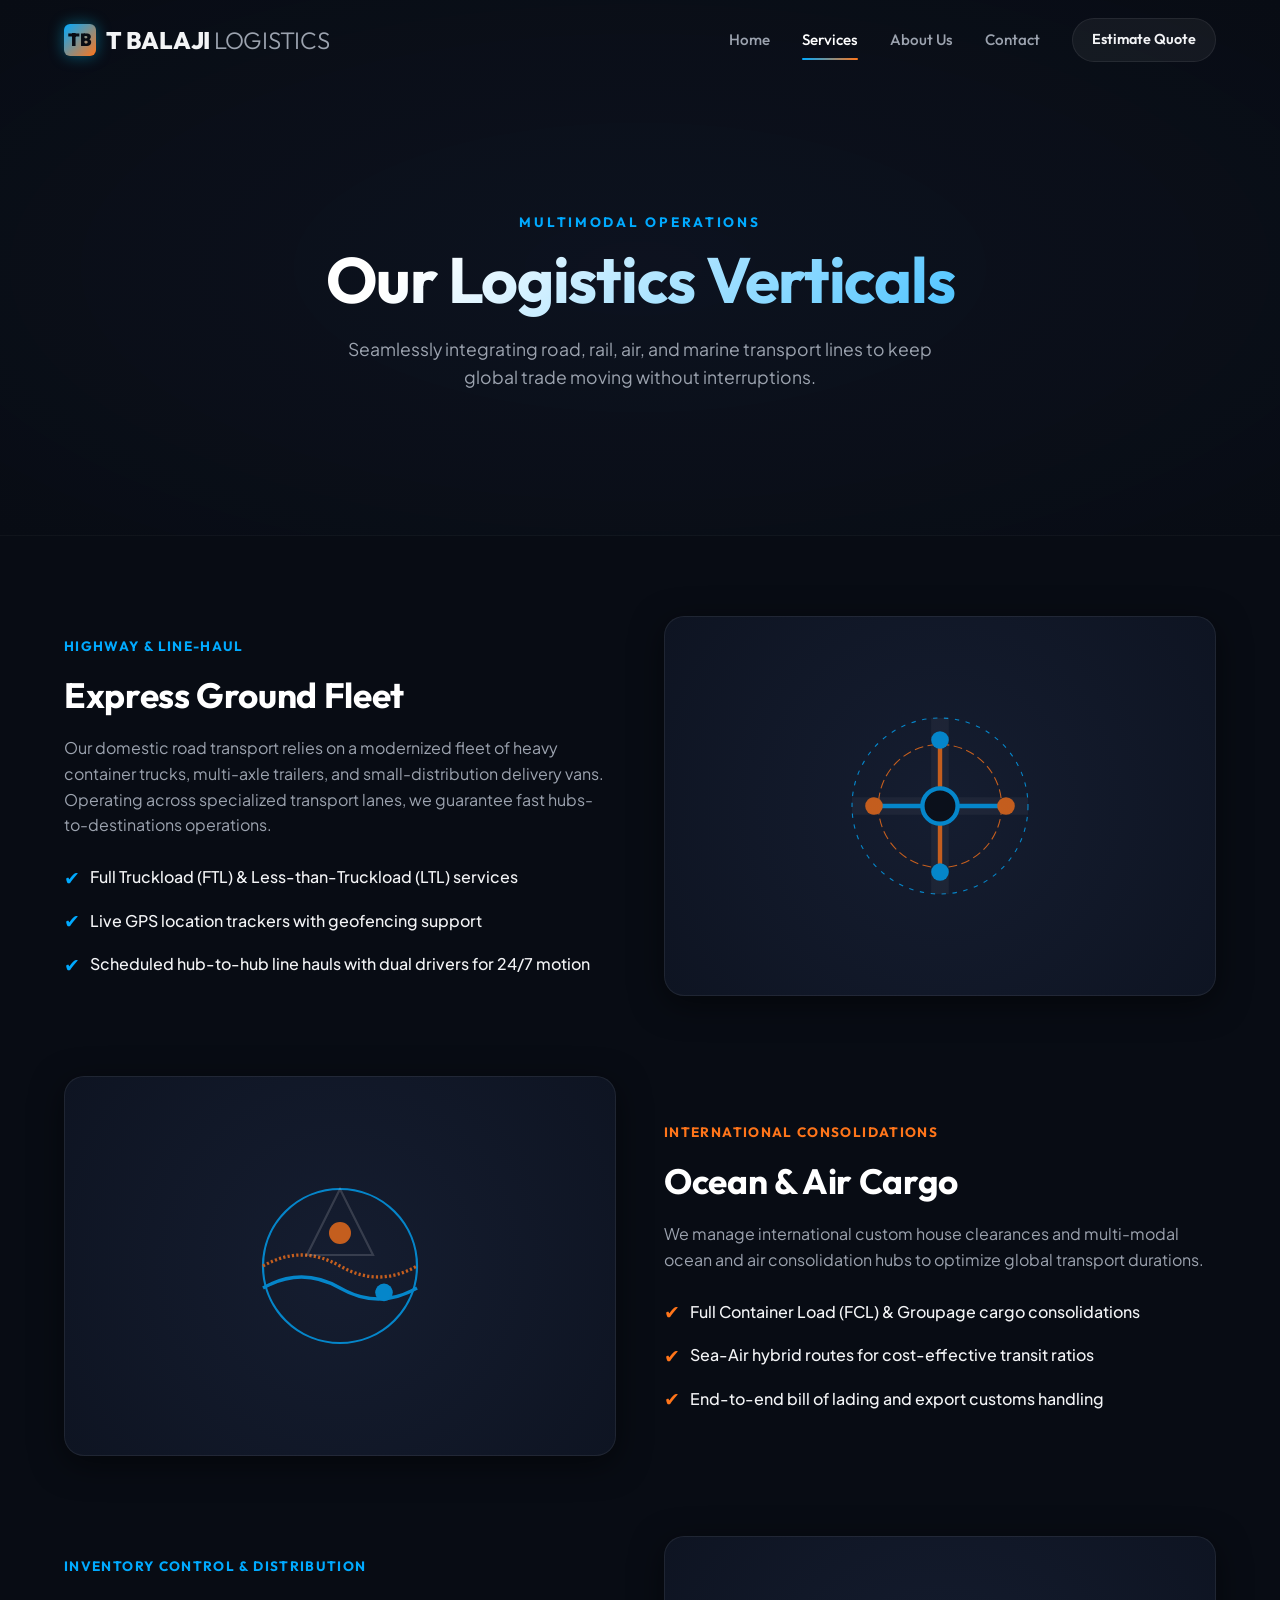
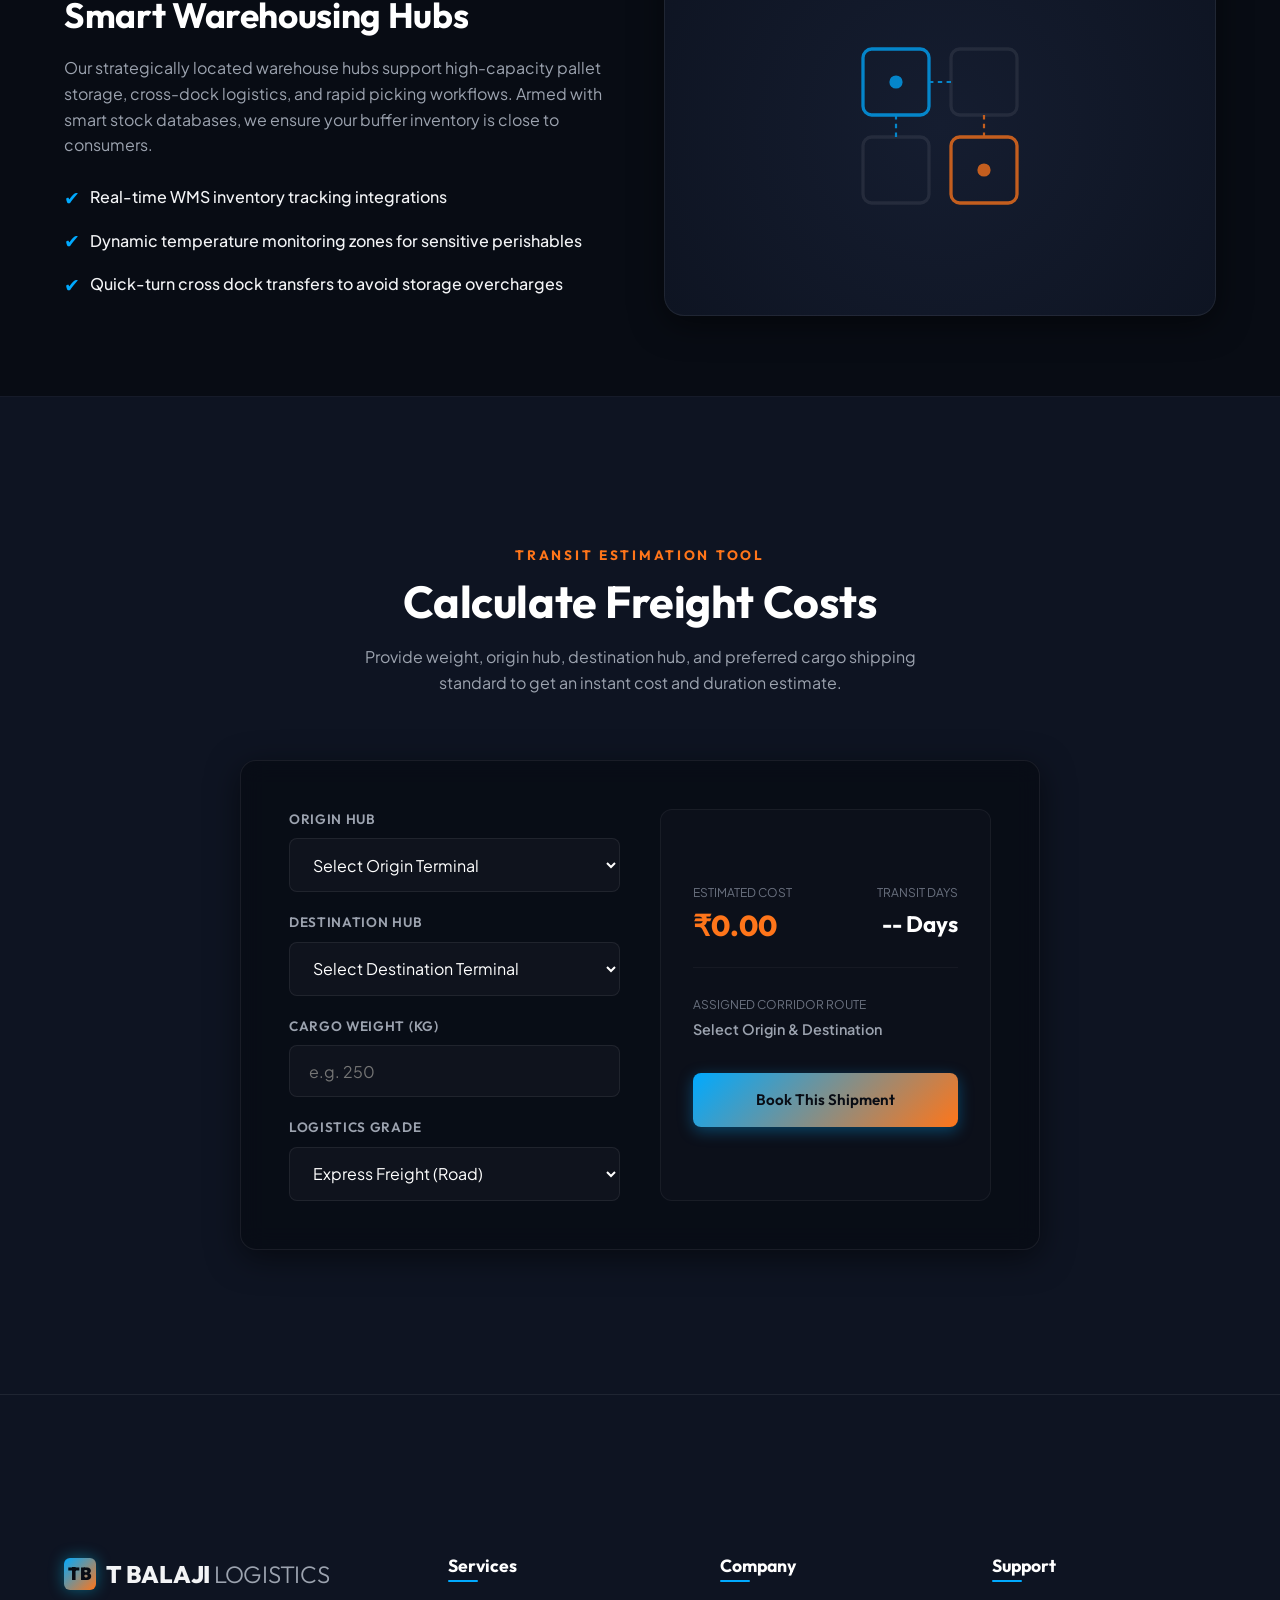
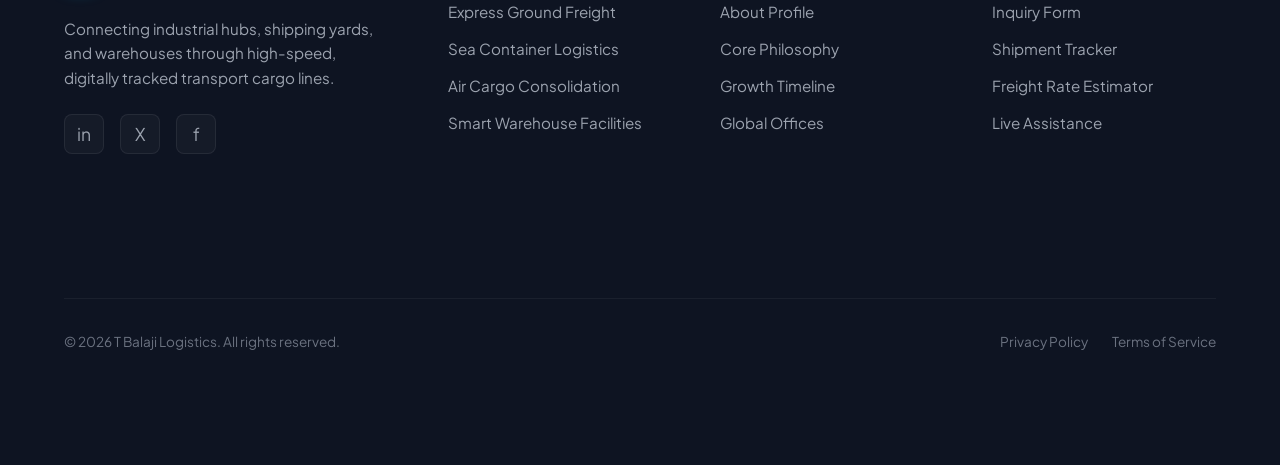
<file: services.html>
<!DOCTYPE html>
<html lang="en">
<head>
  <meta charset="UTF-8">
  <meta name="viewport" content="width=device-width, initial-scale=1.0">
  <title>Services | T Balaji Logistics | Multimodal Freight & Cargo Solutions</title>
  <meta name="description" content="Explore T Balaji Logistics multimodal transportation and warehousing services. Calculate shipping rates and transit times instantly using our interactive cargo rate tool.">
  <link rel="stylesheet" href="styles.css">
</head>
<body>

  <!-- Premium Header & Navbar -->
  <header>
    <div class="nav-container">
      <a href="index.html" class="logo">
        <div class="logo-icon">TB</div>
        <span>T BALAJI <span style="font-weight: 300; color: var(--text-secondary);">LOGISTICS</span></span>
      </a>
      
      <nav class="nav-menu" id="navMenu">
        <a href="index.html" class="nav-link">Home</a>
        <a href="services.html" class="nav-link active">Services</a>
        <a href="about.html" class="nav-link">About Us</a>
        <a href="contact.html" class="nav-link">Contact</a>
        <a href="services.html#quote" class="nav-cta">Estimate Quote</a>
      </nav>

      <div class="menu-toggle" id="menuToggle">
        <span></span>
        <span></span>
        <span></span>
      </div>
    </div>
  </header>

  <!-- Hero Section -->
  <section class="page-hero">
    <div class="container reveal active">
      <span class="section-subtitle">Multimodal Operations</span>
      <h1 class="text-gradient-cyan">Our Logistics Verticals</h1>
      <p>Seamlessly integrating road, rail, air, and marine transport lines to keep global trade moving without interruptions.</p>
    </div>
  </section>

  <!-- Services Grid -->
  <section class="container reveal">
    <div style="display: grid; grid-template-columns: 1fr 1fr; gap: 3rem; margin-bottom: 5rem; align-items: center;">
      <div>
        <span class="section-subtitle" style="letter-spacing: 0.1em;">HIGHWAY & LINE-HAUL</span>
        <h2 style="font-size: 2.2rem; margin-top: 0.5rem; margin-bottom: 1.2rem;">Express Ground Fleet</h2>
        <p style="color: var(--text-secondary); margin-bottom: 1.5rem;">
          Our domestic road transport relies on a modernized fleet of heavy container trucks, multi-axle trailers, and small-distribution delivery vans. Operating across specialized transport lanes, we guarantee fast hubs-to-destinations operations.
        </p>
        <ul style="color: var(--text-primary); display: flex; flex-direction: column; gap: 0.8rem; font-weight: 500;">
          <li style="display: flex; align-items: center; gap: 10px;">
            <span style="color: var(--primary); font-size: 1.2rem;">✔</span> Full Truckload (FTL) & Less-than-Truckload (LTL) services
          </li>
          <li style="display: flex; align-items: center; gap: 10px;">
            <span style="color: var(--primary); font-size: 1.2rem;">✔</span> Live GPS location trackers with geofencing support
          </li>
          <li style="display: flex; align-items: center; gap: 10px;">
            <span style="color: var(--primary); font-size: 1.2rem;">✔</span> Scheduled hub-to-hub line hauls with dual drivers for 24/7 motion
          </li>
        </ul>
      </div>
      <div class="glass-card" style="height: 380px; position: relative; border-radius: 20px; overflow: hidden; display: flex; align-items: center; justify-content: center; background: radial-gradient(circle, var(--bg-tertiary) 0%, var(--bg-secondary) 100%);">
        <!-- SVG Graphic illustrating cargo highway grid -->
        <svg width="220" height="220" viewBox="0 0 100 100" style="opacity: 0.75;">
          <circle cx="50" cy="50" r="40" fill="none" stroke="var(--primary)" stroke-width="0.5" stroke-dasharray="2 3"/>
          <circle cx="50" cy="50" r="28" fill="none" stroke="var(--accent)" stroke-width="0.5" stroke-dasharray="4 2"/>
          <path d="M10 50 L90 50" stroke="rgba(255,255,255,0.06)" stroke-width="8"/>
          <path d="M50 10 L50 90" stroke="rgba(255,255,255,0.06)" stroke-width="8"/>
          <line x1="20" y1="50" x2="80" y2="50" stroke="var(--primary)" stroke-width="2" stroke-linecap="round"/>
          <line x1="50" y1="20" x2="50" y2="80" stroke="var(--accent)" stroke-width="2" stroke-linecap="round"/>
          <circle cx="50" cy="50" r="8" fill="var(--bg-primary)" stroke="var(--primary)" stroke-width="2"/>
          <circle cx="20" cy="50" r="4" fill="var(--accent)"/>
          <circle cx="80" cy="50" r="4" fill="var(--accent)"/>
          <circle cx="50" cy="20" r="4" fill="var(--primary)"/>
          <circle cx="50" cy="80" r="4" fill="var(--primary)"/>
        </svg>
      </div>
    </div>

    <div style="display: grid; grid-template-columns: 1fr 1fr; gap: 3rem; margin-bottom: 5rem; align-items: center;">
      <div class="glass-card" style="height: 380px; position: relative; border-radius: 20px; overflow: hidden; display: flex; align-items: center; justify-content: center; background: radial-gradient(circle, var(--bg-tertiary) 0%, var(--bg-secondary) 100%); order: -1;">
        <!-- SVG Graphic illustrating Global Ocean Sea lanes -->
        <svg width="220" height="220" viewBox="0 0 100 100" style="opacity: 0.75;">
          <circle cx="50" cy="50" r="35" fill="none" stroke="var(--primary)" stroke-width="1"/>
          <path d="M15 50 Q 32.5 40, 50 50 T 85 50" fill="none" stroke="var(--accent)" stroke-width="1.5" stroke-dasharray="1 1"/>
          <path d="M15 60 Q 32.5 50, 50 60 T 85 60" fill="none" stroke="var(--primary)" stroke-width="1.5"/>
          <polygon points="50,15 65,45 35,45" fill="none" stroke="rgba(255,255,255,0.2)" stroke-width="1"/>
          <circle cx="50" cy="35" r="5" fill="var(--accent)"/>
          <circle cx="70" cy="62" r="4" fill="var(--primary)"/>
        </svg>
      </div>
      <div>
        <span class="section-subtitle" style="color: var(--accent); letter-spacing: 0.1em;">INTERNATIONAL CONSOLIDATIONS</span>
        <h2 style="font-size: 2.2rem; margin-top: 0.5rem; margin-bottom: 1.2rem;">Ocean & Air Cargo</h2>
        <p style="color: var(--text-secondary); margin-bottom: 1.5rem;">
          We manage international custom house clearances and multi-modal ocean and air consolidation hubs to optimize global transport durations.
        </p>
        <ul style="color: var(--text-primary); display: flex; flex-direction: column; gap: 0.8rem; font-weight: 500;">
          <li style="display: flex; align-items: center; gap: 10px;">
            <span style="color: var(--accent); font-size: 1.2rem;">✔</span> Full Container Load (FCL) & Groupage cargo consolidations
          </li>
          <li style="display: flex; align-items: center; gap: 10px;">
            <span style="color: var(--accent); font-size: 1.2rem;">✔</span> Sea-Air hybrid routes for cost-effective transit ratios
          </li>
          <li style="display: flex; align-items: center; gap: 10px;">
            <span style="color: var(--accent); font-size: 1.2rem;">✔</span> End-to-end bill of lading and export customs handling
          </li>
        </ul>
      </div>
    </div>

    <div style="display: grid; grid-template-columns: 1fr 1fr; gap: 3rem; align-items: center;">
      <div>
        <span class="section-subtitle" style="letter-spacing: 0.1em;">INVENTORY CONTROL & DISTRIBUTION</span>
        <h2 style="font-size: 2.2rem; margin-top: 0.5rem; margin-bottom: 1.2rem;">Smart Warehousing Hubs</h2>
        <p style="color: var(--text-secondary); margin-bottom: 1.5rem;">
          Our strategically located warehouse hubs support high-capacity pallet storage, cross-dock logistics, and rapid picking workflows. Armed with smart stock databases, we ensure your buffer inventory is close to consumers.
        </p>
        <ul style="color: var(--text-primary); display: flex; flex-direction: column; gap: 0.8rem; font-weight: 500;">
          <li style="display: flex; align-items: center; gap: 10px;">
            <span style="color: var(--primary); font-size: 1.2rem;">✔</span> Real-time WMS inventory tracking integrations
          </li>
          <li style="display: flex; align-items: center; gap: 10px;">
            <span style="color: var(--primary); font-size: 1.2rem;">✔</span> Dynamic temperature monitoring zones for sensitive perishables
          </li>
          <li style="display: flex; align-items: center; gap: 10px;">
            <span style="color: var(--primary); font-size: 1.2rem;">✔</span> Quick-turn cross dock transfers to avoid storage overcharges
          </li>
        </ul>
      </div>
      <div class="glass-card" style="height: 380px; position: relative; border-radius: 20px; overflow: hidden; display: flex; align-items: center; justify-content: center; background: radial-gradient(circle, var(--bg-tertiary) 0%, var(--bg-secondary) 100%);">
        <!-- SVG Graphic illustrating Smart warehouse layouts -->
        <svg width="220" height="220" viewBox="0 0 100 100" style="opacity: 0.75;">
          <rect x="15" y="15" width="30" height="30" fill="none" stroke="var(--primary)" stroke-width="1.5" rx="4"/>
          <rect x="55" y="15" width="30" height="30" fill="none" stroke="rgba(255,255,255,0.1)" stroke-width="1.5" rx="4"/>
          <rect x="15" y="55" width="30" height="30" fill="none" stroke="rgba(255,255,255,0.1)" stroke-width="1.5" rx="4"/>
          <rect x="55" y="55" width="30" height="30" fill="none" stroke="var(--accent)" stroke-width="1.5" rx="4"/>
          <line x1="45" y1="30" x2="55" y2="30" stroke="var(--primary)" stroke-width="1" stroke-dasharray="2 2"/>
          <line x1="30" y1="45" x2="30" y2="55" stroke="var(--primary)" stroke-width="1" stroke-dasharray="2 2"/>
          <line x1="70" y1="45" x2="70" y2="55" stroke="var(--accent)" stroke-width="1" stroke-dasharray="2 2"/>
          <circle cx="30" cy="30" r="3" fill="var(--primary)"/>
          <circle cx="70" cy="70" r="3" fill="var(--accent)"/>
        </svg>
      </div>
    </div>
  </section>

  <!-- Interactive Rate Calculator Widget Section -->
  <section class="stats-section reveal" id="quote" style="border-bottom: none;">
    <div class="container">
      <div class="section-title-wrap">
        <span class="section-subtitle" style="color: var(--accent);">Transit Estimation Tool</span>
        <h2>Calculate Freight Costs</h2>
        <p style="max-width: 600px; margin: 0 auto; color: var(--text-secondary);">
          Provide weight, origin hub, destination hub, and preferred cargo shipping standard to get an instant cost and duration estimate.
        </p>
      </div>

      <div class="glass-card calc-wrapper" style="padding: 3rem; background: rgba(8, 12, 20, 0.8);">
        <div class="calc-grid">
          <!-- Form Panel -->
          <form id="shippingCalcForm" onsubmit="event.preventDefault();">
            <div class="calc-form-group">
              <label class="calc-label" for="calcOrigin">Origin Hub</label>
              <select class="calc-select" id="calcOrigin">
                <option value="" disabled selected>Select Origin Terminal</option>
                <option value="mumbai">Mumbai Hub (BOM)</option>
                <option value="delhi">Delhi NCR Hub (DEL)</option>
                <option value="chennai">Chennai Hub (MAA)</option>
                <option value="kolkata">Kolkata Hub (CCU)</option>
                <option value="bengaluru">Bengaluru Hub (BLR)</option>
              </select>
            </div>

            <div class="calc-form-group">
              <label class="calc-label" for="calcDest">Destination Hub</label>
              <select class="calc-select" id="calcDest">
                <option value="" disabled selected>Select Destination Terminal</option>
                <option value="mumbai">Mumbai Hub (BOM)</option>
                <option value="delhi">Delhi NCR Hub (DEL)</option>
                <option value="chennai">Chennai Hub (MAA)</option>
                <option value="kolkata">Kolkata Hub (CCU)</option>
                <option value="bengaluru">Bengaluru Hub (BLR)</option>
              </select>
            </div>

            <div class="calc-form-group">
              <label class="calc-label" for="calcWeight">Cargo Weight (KG)</label>
              <input type="number" class="calc-input" id="calcWeight" placeholder="e.g. 250" min="1" step="any">
            </div>

            <div class="calc-form-group" style="margin-bottom: 0;">
              <label class="calc-label" for="calcService">Logistics Grade</label>
              <select class="calc-select" id="calcService">
                <option value="express">Express Freight (Road)</option>
                <option value="economy">Economy Ground (Road)</option>
                <option value="air">Priority Air Freight</option>
                <option value="ocean">FCL Ocean Cargo</option>
              </select>
            </div>
          </form>

          <!-- Output Panel -->
          <div class="calc-results-panel">
            <div class="calc-result-row">
              <div>
                <div style="font-size: 0.75rem; color: var(--text-muted); text-transform: uppercase;">Estimated Cost</div>
                <div class="calc-val-main" id="resCalcCost">₹0</div>
              </div>
              <div style="text-align: right;">
                <div style="font-size: 0.75rem; color: var(--text-muted); text-transform: uppercase;">Transit Days</div>
                <div style="font-family: var(--font-display); font-size: 1.4rem; font-weight: 700; color: #fff; margin-top: 0.3rem;" id="resCalcDays">-- Days</div>
              </div>
            </div>

            <div style="margin-top: 0.5rem;">
              <div style="font-size: 0.75rem; color: var(--text-muted); text-transform: uppercase; margin-bottom: 4px;">Assigned Corridor Route</div>
              <div id="resCalcRoute" style="font-size: 0.9rem; font-weight: 600; color: var(--text-secondary);">Select origin & destination</div>
            </div>
            
            <a href="contact.html" class="btn btn-primary" style="margin-top: 2rem; width: 100%; border-radius: 8px; font-size: 0.95rem;">
              Book This Shipment
            </a>
          </div>
        </div>
      </div>
    </div>
  </section>

  <!-- Footer -->
  <footer>
    <div class="container footer-grid">
      <div class="footer-info">
        <a href="index.html" class="logo" style="margin-bottom: 1.5rem;">
          <div class="logo-icon">TB</div>
          <span>T BALAJI <span style="font-weight: 300; color: var(--text-secondary);">LOGISTICS</span></span>
        </a>
        <p>Connecting industrial hubs, shipping yards, and warehouses through high-speed, digitally tracked transport cargo lines.</p>
        <div class="social-links">
          <a href="#" class="social-btn">in</a>
          <a href="#" class="social-btn">X</a>
          <a href="#" class="social-btn">f</a>
        </div>
      </div>
      
      <div class="footer-col">
        <h4>Services</h4>
        <div class="footer-links">
          <a href="services.html">Express Ground Freight</a>
          <a href="services.html">Sea Container Logistics</a>
          <a href="services.html">Air Cargo Consolidation</a>
          <a href="services.html">Smart Warehouse Facilities</a>
        </div>
      </div>

      <div class="footer-col">
        <h4>Company</h4>
        <div class="footer-links">
          <a href="about.html">About Profile</a>
          <a href="about.html#values">Core Philosophy</a>
          <a href="about.html#timeline">Growth Timeline</a>
          <a href="contact.html">Global Offices</a>
        </div>
      </div>

      <div class="footer-col">
        <h4>Support</h4>
        <div class="footer-links">
          <a href="contact.html">Inquiry Form</a>
          <a href="index.html">Shipment Tracker</a>
          <a href="services.html#quote">Freight Rate Estimator</a>
          <a href="contact.html">Live Assistance</a>
        </div>
      </div>
    </div>

    <div class="container footer-bottom">
      <p>&copy; 2026 T Balaji Logistics. All rights reserved.</p>
      <div style="display: flex; gap: 1.5rem;">
        <a href="#" style="hover:color: #fff">Privacy Policy</a>
        <a href="#" style="hover:color: #fff">Terms of Service</a>
      </div>
    </div>
  </footer>

  <script src="main.js"></script>
</body>
</html>
</file>
<file: styles.css>
/* T Balaji Logistics - Modern Global Design System */
@import url('https://fonts.googleapis.com/css2?family=Outfit:wght@300;400;500;600;700;800&family=Plus+Jakarta+Sans:wght@300;400;500;600;700&display=swap');

:root {
  /* Color Palette - Cyber Logistics Theme */
  --bg-primary: #080c14;
  --bg-secondary: #0e1422;
  --bg-tertiary: #151d30;
  
  --primary-hue: 200;
  --primary: hsl(var(--primary-hue), 100%, 50%); /* Bright Cyan */
  --primary-glow: hsla(var(--primary-hue), 100%, 50%, 0.35);
  --primary-dim: hsl(var(--primary-hue), 80%, 40%);
  
  --accent-hue: 24;
  --accent: hsl(var(--accent-hue), 100%, 55%); /* Bright Amber/Orange (Transit energy) */
  --accent-glow: hsla(var(--accent-hue), 100%, 55%, 0.3);
  
  --text-primary: #f3f4f6;
  --text-secondary: #9ca3af;
  --text-muted: #6b7280;
  
  --glass-bg: rgba(14, 20, 34, 0.65);
  --glass-border: rgba(255, 255, 255, 0.07);
  --glass-border-hover: rgba(0, 210, 255, 0.3);
  
  --card-shadow: 0 8px 32px 0 rgba(0, 0, 0, 0.5);
  --neon-shadow: 0 0 15px var(--primary-glow);
  
  /* Fonts */
  --font-display: 'Outfit', sans-serif;
  --font-body: 'Plus Jakarta Sans', sans-serif;
  
  /* Layout Transitions */
  --transition-fast: 0.2s cubic-bezier(0.4, 0, 0.2, 1);
  --transition-normal: 0.4s cubic-bezier(0.4, 0, 0.2, 1);
  --transition-slow: 0.6s cubic-bezier(0.4, 0, 0.2, 1);
  
  --header-height: 80px;
}

/* Reset and Global Styles */
*, *::before, *::after {
  box-sizing: border-box;
  margin: 0;
  padding: 0;
}

html {
  scroll-behavior: smooth;
  font-size: 16px;
  background-color: var(--bg-primary);
}

body {
  font-family: var(--font-body);
  background-color: var(--bg-primary);
  color: var(--text-primary);
  line-height: 1.6;
  overflow-x: hidden;
  position: relative;
}

/* Background Gradients/Glows (Anti-Gravity Aesthetic) */
body::before, body::after {
  content: '';
  position: absolute;
  width: 50vw;
  height: 50vw;
  border-radius: 50%;
  z-index: -2;
  filter: blur(150px);
  opacity: 0.12;
  pointer-events: none;
}

body::before {
  top: 10%;
  left: -10%;
  background: radial-gradient(circle, var(--primary) 0%, transparent 70%);
}

body::after {
  bottom: 20%;
  right: -10%;
  background: radial-gradient(circle, var(--accent) 0%, transparent 70%);
}

a {
  text-color: inherit;
  text-decoration: none;
  color: inherit;
  transition: var(--transition-fast);
}

button, input, select, textarea {
  font-family: inherit;
  font-size: inherit;
  color: inherit;
  background: none;
  border: none;
  outline: none;
}

ul {
  list-style: none;
}

img {
  max-width: 100%;
  height: auto;
  display: block;
}

/* Typography */
h1, h2, h3, h4, h5, h6 {
  font-family: var(--font-display);
  font-weight: 700;
  line-height: 1.2;
  color: #fff;
}

h1 {
  font-size: clamp(2.5rem, 5vw, 4.5rem);
  letter-spacing: -0.02em;
}

h2 {
  font-size: clamp(1.8rem, 3.5vw, 2.8rem);
  margin-bottom: 1rem;
  letter-spacing: -0.01em;
}

h3 {
  font-size: clamp(1.3rem, 2vw, 1.8rem);
}

.text-gradient-cyan {
  background: linear-gradient(135deg, #fff 30%, var(--primary) 100%);
  -webkit-background-clip: text;
  -webkit-text-fill-color: transparent;
}

.text-gradient-orange {
  background: linear-gradient(135deg, #fff 30%, var(--accent) 100%);
  -webkit-background-clip: text;
  -webkit-text-fill-color: transparent;
}

.text-gradient-full {
  background: linear-gradient(135deg, var(--primary) 0%, var(--accent) 100%);
  -webkit-background-clip: text;
  -webkit-text-fill-color: transparent;
}

/* Header & Navigation */
header {
  position: fixed;
  top: 0;
  left: 0;
  width: 100%;
  height: var(--header-height);
  z-index: 100;
  display: flex;
  align-items: center;
  transition: var(--transition-normal);
}

header.scrolled {
  background-color: rgba(8, 12, 20, 0.85);
  backdrop-filter: blur(12px);
  border-bottom: 1px solid var(--glass-border);
  height: 70px;
  box-shadow: 0 4px 20px rgba(0, 0, 0, 0.4);
}

.nav-container {
  width: 90%;
  max-width: 1200px;
  margin: 0 auto;
  display: flex;
  justify-content: space-between;
  align-items: center;
}

.logo {
  display: flex;
  align-items: center;
  gap: 10px;
  font-family: var(--font-display);
  font-size: 1.5rem;
  font-weight: 800;
  letter-spacing: -0.01em;
}

.logo-icon {
  position: relative;
  width: 32px;
  height: 32px;
  background: linear-gradient(135deg, var(--primary), var(--accent));
  border-radius: 6px;
  display: flex;
  align-items: center;
  justify-content: center;
  font-size: 1.1rem;
  font-weight: 900;
  color: var(--bg-primary);
  box-shadow: 0 0 15px rgba(0, 210, 255, 0.4);
}

.nav-menu {
  display: flex;
  align-items: center;
  gap: 2rem;
}

.nav-link {
  font-family: var(--font-display);
  font-size: 0.95rem;
  font-weight: 500;
  color: var(--text-secondary);
  position: relative;
  padding: 0.5rem 0;
}

.nav-link:hover, .nav-link.active {
  color: #fff;
}

.nav-link::after {
  content: '';
  position: absolute;
  bottom: 0;
  left: 0;
  width: 0;
  height: 2px;
  background: linear-gradient(90deg, var(--primary), var(--accent));
  transition: var(--transition-normal);
  border-radius: 2px;
}

.nav-link:hover::after, .nav-link.active::after {
  width: 100%;
}

.nav-cta {
  display: inline-block;
  padding: 0.6rem 1.2rem;
  border-radius: 50px;
  font-weight: 600;
  background: rgba(255, 255, 255, 0.05);
  border: 1px solid var(--glass-border);
  font-family: var(--font-display);
  font-size: 0.9rem;
}

.nav-cta:hover {
  background: linear-gradient(135deg, var(--primary), var(--accent));
  color: var(--bg-primary);
  box-shadow: 0 0 15px var(--primary-glow);
  border-color: transparent;
  transform: translateY(-2px);
}

.menu-toggle {
  display: none;
  flex-direction: column;
  gap: 6px;
  cursor: pointer;
  z-index: 101;
}

.menu-toggle span {
  width: 25px;
  height: 2px;
  background-color: #fff;
  border-radius: 2px;
  transition: var(--transition-normal);
}

/* Layout Utilities & Container */
.container {
  width: 90%;
  max-width: 1200px;
  margin: 0 auto;
  padding: 5rem 0;
}

section {
  position: relative;
}

.section-title-wrap {
  text-align: center;
  margin-bottom: 4rem;
}

.section-subtitle {
  font-family: var(--font-display);
  font-size: 0.85rem;
  font-weight: 700;
  text-transform: uppercase;
  color: var(--primary);
  letter-spacing: 0.2em;
  margin-bottom: 0.5rem;
  display: inline-block;
}

/* Glassmorphic Components */
.glass-card {
  background: var(--glass-bg);
  backdrop-filter: blur(12px);
  -webkit-backdrop-filter: blur(12px);
  border: 1px solid var(--glass-border);
  border-radius: 16px;
  box-shadow: var(--card-shadow);
  transition: var(--transition-normal);
  overflow: hidden;
}

.glass-card:hover {
  border-color: var(--glass-border-hover);
  transform: translateY(-5px);
  box-shadow: var(--neon-shadow), 0 15px 40px rgba(0,0,0,0.6);
}

/* Button UI */
.btn {
  display: inline-flex;
  align-items: center;
  justify-content: center;
  gap: 8px;
  padding: 0.9rem 2rem;
  border-radius: 50px;
  font-family: var(--font-display);
  font-weight: 600;
  cursor: pointer;
  transition: var(--transition-normal);
  font-size: 1rem;
}

.btn-primary {
  background: linear-gradient(135deg, var(--primary), var(--accent));
  color: var(--bg-primary);
  box-shadow: 0 4px 15px var(--primary-glow);
}

.btn-primary:hover {
  transform: translateY(-3px);
  box-shadow: 0 6px 20px rgba(0, 210, 255, 0.5), 0 0 10px rgba(255, 140, 0, 0.3);
}

.btn-secondary {
  background: rgba(255, 255, 255, 0.05);
  border: 1px solid var(--glass-border);
  color: #fff;
}

.btn-secondary:hover {
  background: rgba(255, 255, 255, 0.1);
  border-color: rgba(255, 255, 255, 0.2);
  transform: translateY(-2px);
}

/* Page Hero Default */
.page-hero {
  padding-top: calc(var(--header-height) + 3rem);
  padding-bottom: 4rem;
  text-align: center;
  background: radial-gradient(ellipse at center, rgba(14, 20, 34, 0.8) 0%, var(--bg-primary) 100%);
  border-bottom: 1px solid rgba(255, 255, 255, 0.03);
}

.page-hero p {
  max-width: 600px;
  margin: 1rem auto 0;
  color: var(--text-secondary);
  font-size: 1.1rem;
}

/* Hero Section (Landing) */
.hero {
  min-height: 100vh;
  display: flex;
  align-items: center;
  padding-top: var(--header-height);
  position: relative;
  overflow: hidden;
}

.hero-grid {
  display: grid;
  grid-template-columns: 1.1fr 0.9fr;
  gap: 3rem;
  align-items: center;
}

.hero-content {
  position: relative;
  z-index: 10;
}

.hero-tag {
  display: inline-flex;
  align-items: center;
  gap: 8px;
  padding: 6px 14px;
  background: rgba(0, 210, 255, 0.08);
  border: 1px solid rgba(0, 210, 255, 0.2);
  border-radius: 50px;
  font-size: 0.8rem;
  font-weight: 600;
  color: var(--primary);
  margin-bottom: 1.5rem;
  text-transform: uppercase;
  letter-spacing: 0.05em;
}

.hero-tag .tag-pulse {
  width: 6px;
  height: 6px;
  background-color: var(--primary);
  border-radius: 50%;
  animation: pulse 1.8s infinite;
}

@keyframes pulse {
  0% { transform: scale(0.9); opacity: 0.8; box-shadow: 0 0 0 0 rgba(0, 210, 255, 0.7); }
  70% { transform: scale(1.1); opacity: 0.4; box-shadow: 0 0 0 8px rgba(0, 210, 255, 0); }
  100% { transform: scale(0.9); opacity: 0.8; box-shadow: 0 0 0 0 rgba(0, 210, 255, 0); }
}

.hero-desc {
  font-size: 1.2rem;
  color: var(--text-secondary);
  margin: 1.5rem 0 2.5rem;
  max-width: 540px;
}

.hero-actions {
  display: flex;
  gap: 1rem;
  flex-wrap: wrap;
}

.hero-visual {
  position: relative;
  display: flex;
  align-items: center;
  justify-content: center;
}

/* Beautiful dynamic cargo vector overlay */
.hero-graphic-wrap {
  width: 100%;
  max-width: 480px;
  aspect-ratio: 1;
  position: relative;
}

.glow-globe {
  position: absolute;
  top: 10%;
  left: 10%;
  width: 80%;
  height: 80%;
  border-radius: 50%;
  background: radial-gradient(circle, rgba(14, 20, 34, 0.2) 20%, rgba(0, 210, 255, 0.08) 100%);
  border: 1px dashed rgba(0, 210, 255, 0.25);
  animation: rotate 60s linear infinite;
}

.glow-globe-inner {
  position: absolute;
  top: 20%;
  left: 20%;
  width: 60%;
  height: 60%;
  border-radius: 50%;
  border: 1px solid rgba(255, 140, 0, 0.15);
  animation: rotate-reverse 30s linear infinite;
}

.freight-ring {
  position: absolute;
  top: 0;
  left: 0;
  width: 100%;
  height: 100%;
  border-radius: 50%;
  border: 2px solid transparent;
  border-top-color: var(--primary);
  border-bottom-color: var(--accent);
  opacity: 0.6;
  filter: blur(1px);
  animation: rotate 15s cubic-bezier(0.4, 0, 0.2, 1) infinite;
}

.hero-card-floating {
  position: absolute;
  bottom: 10%;
  left: -5%;
  width: 250px;
  padding: 1.25rem;
  border-radius: 12px;
  background: rgba(14, 20, 34, 0.85);
  backdrop-filter: blur(12px);
  border: 1px solid rgba(255, 255, 255, 0.1);
  box-shadow: 0 10px 30px rgba(0, 0, 0, 0.5);
  animation: hoverFloat 4s ease-in-out infinite;
}

.floating-delivery {
  position: absolute;
  top: 10%;
  right: -5%;
  width: 220px;
  padding: 1rem;
  border-radius: 12px;
  background: rgba(14, 20, 34, 0.85);
  backdrop-filter: blur(12px);
  border: 1px solid var(--primary-glow);
  box-shadow: 0 10px 30px rgba(0, 210, 255, 0.15);
  animation: hoverFloat 4s ease-in-out infinite 2s;
}

@keyframes rotate {
  from { transform: rotate(0deg); }
  to { transform: rotate(360deg); }
}

@keyframes rotate-reverse {
  from { transform: rotate(360deg); }
  to { transform: rotate(0deg); }
}

@keyframes hoverFloat {
  0% { transform: translateY(0px); }
  50% { transform: translateY(-10px); }
  100% { transform: translateY(0px); }
}

/* Stats Section */
.stats-section {
  padding: 4rem 0;
  background-color: var(--bg-secondary);
  border-top: 1px solid rgba(255, 255, 255, 0.03);
  border-bottom: 1px solid rgba(255, 255, 255, 0.03);
}

.stats-grid {
  display: grid;
  grid-template-columns: repeat(auto-fit, minmax(220px, 1fr));
  gap: 2.5rem;
}

.stat-item {
  text-align: center;
}

.stat-num {
  font-family: var(--font-display);
  font-size: 3.5rem;
  font-weight: 800;
  line-height: 1;
  margin-bottom: 0.5rem;
}

.stat-label {
  color: var(--text-secondary);
  font-size: 0.95rem;
  text-transform: uppercase;
  letter-spacing: 0.1em;
}

/* Interactive Tracking Widget */
.tracking-wrapper {
  max-width: 650px;
  margin: 0 auto;
  padding: 2.5rem;
  border-radius: 20px;
  border: 1px solid var(--glass-border);
}

.tracking-form {
  display: flex;
  gap: 0.8rem;
  margin-bottom: 1.5rem;
}

.tracking-input-wrap {
  flex: 1;
  position: relative;
}

.tracking-input {
  width: 100%;
  padding: 1.1rem 1.5rem;
  border-radius: 50px;
  background: rgba(255, 255, 255, 0.04);
  border: 1px solid var(--glass-border);
  color: #fff;
  transition: var(--transition-normal);
  font-family: var(--font-display);
  font-weight: 500;
  letter-spacing: 0.02em;
}

.tracking-input:focus {
  border-color: var(--primary);
  background: rgba(255, 255, 255, 0.07);
  box-shadow: 0 0 15px rgba(0, 210, 255, 0.2);
}

.tracking-results {
  margin-top: 2rem;
  padding-top: 1.5rem;
  border-top: 1px solid rgba(255, 255, 255, 0.05);
}

.results-hidden {
  display: none;
}

.tracking-status-header {
  display: flex;
  justify-content: space-between;
  margin-bottom: 1.5rem;
}

.status-badge {
  padding: 4px 12px;
  border-radius: 50px;
  font-size: 0.75rem;
  font-weight: 700;
  text-transform: uppercase;
}

.badge-in-transit {
  background-color: rgba(255, 140, 0, 0.15);
  color: var(--accent);
  border: 1px solid rgba(255, 140, 0, 0.3);
}

.badge-delivered {
  background-color: rgba(16, 185, 129, 0.15);
  color: #10b981;
  border: 1px solid rgba(16, 185, 129, 0.3);
}

.tracking-timeline {
  position: relative;
  padding-left: 2rem;
}

.tracking-timeline::before {
  content: '';
  position: absolute;
  top: 6px;
  left: 6px;
  bottom: 6px;
  width: 2px;
  background-color: rgba(255, 255, 255, 0.08);
}

.timeline-node {
  position: relative;
  padding-bottom: 1.5rem;
}

.timeline-node:last-child {
  padding-bottom: 0;
}

.timeline-dot {
  position: absolute;
  top: 6px;
  left: -2rem;
  width: 14px;
  height: 14px;
  border-radius: 50%;
  background-color: var(--bg-tertiary);
  border: 2px solid rgba(255, 255, 255, 0.3);
  transition: var(--transition-normal);
}

.timeline-node.completed .timeline-dot {
  background-color: var(--primary);
  border-color: var(--bg-primary);
  box-shadow: 0 0 8px var(--primary-glow);
}

.timeline-node.current .timeline-dot {
  background-color: var(--accent);
  border-color: var(--bg-primary);
  box-shadow: 0 0 10px var(--accent-glow);
  transform: scale(1.2);
}

.timeline-node.completed::before {
  content: '';
  position: absolute;
  top: 6px;
  left: -1.65rem;
  bottom: 0;
  width: 2px;
  background-color: var(--primary);
  z-index: 1;
}

.timeline-node:last-child::before {
  display: none;
}

.timeline-info {
  display: flex;
  justify-content: space-between;
  gap: 1rem;
}

.timeline-title {
  font-weight: 600;
  font-size: 0.95rem;
  color: var(--text-primary);
}

.timeline-desc {
  font-size: 0.8rem;
  color: var(--text-secondary);
}

.timeline-time {
  text-align: right;
  font-size: 0.8rem;
  color: var(--text-muted);
}

/* Landing Page Grid Services Showcase */
.services-highlight-grid {
  display: grid;
  grid-template-columns: repeat(auto-fit, minmax(320px, 1fr));
  gap: 2rem;
}

.service-highlight-card {
  padding: 2.5rem;
  display: flex;
  flex-direction: column;
  height: 100%;
}

.service-icon-wrap {
  width: 60px;
  height: 60px;
  border-radius: 12px;
  background: rgba(255, 255, 255, 0.03);
  border: 1px solid var(--glass-border);
  display: flex;
  align-items: center;
  justify-content: center;
  margin-bottom: 1.5rem;
  color: var(--primary);
  transition: var(--transition-normal);
}

.service-highlight-card:hover .service-icon-wrap {
  background: var(--primary-glow);
  border-color: var(--primary);
  color: #fff;
  transform: scale(1.08) rotate(5deg);
}

.service-highlight-card h3 {
  margin-bottom: 1rem;
}

.service-highlight-card p {
  color: var(--text-secondary);
  font-size: 0.95rem;
  margin-bottom: 1.5rem;
  flex-grow: 1;
}

.service-link {
  display: inline-flex;
  align-items: center;
  gap: 8px;
  font-family: var(--font-display);
  font-weight: 600;
  font-size: 0.9rem;
  color: var(--primary);
}

.service-link:hover {
  color: #fff;
}

.service-link span {
  transition: var(--transition-fast);
}

.service-link:hover span {
  transform: translateX(5px);
}

/* Call to Action Banner */
.cta-banner {
  background: radial-gradient(circle at 80% 50%, var(--bg-tertiary) 0%, var(--bg-secondary) 100%);
  border: 1px solid var(--glass-border);
  border-radius: 24px;
  padding: 4rem;
  position: relative;
  overflow: hidden;
}

.cta-banner::before {
  content: '';
  position: absolute;
  top: 0;
  right: 0;
  width: 300px;
  height: 300px;
  background: radial-gradient(circle, var(--accent-glow) 0%, transparent 70%);
  filter: blur(50px);
  pointer-events: none;
}

.cta-content {
  max-width: 600px;
}

.cta-content h2 {
  margin-bottom: 1rem;
}

.cta-content p {
  color: var(--text-secondary);
  margin-bottom: 2rem;
  font-size: 1.1rem;
}

/* Calculator Widget (Services Page) */
.calc-wrapper {
  max-width: 800px;
  margin: 0 auto;
}

.calc-grid {
  display: grid;
  grid-template-columns: 1fr 1fr;
  gap: 2.5rem;
}

@media (max-width: 768px) {
  .calc-grid {
    grid-template-columns: 1fr;
  }
}

.calc-form-group {
  margin-bottom: 1.25rem;
}

.calc-label {
  display: block;
  font-family: var(--font-display);
  font-size: 0.85rem;
  font-weight: 600;
  color: var(--text-secondary);
  margin-bottom: 0.5rem;
  text-transform: uppercase;
  letter-spacing: 0.05em;
}

.calc-select, .calc-input {
  width: 100%;
  padding: 0.9rem 1.2rem;
  border-radius: 8px;
  background: rgba(255, 255, 255, 0.03);
  border: 1px solid var(--glass-border);
  color: #fff;
  transition: var(--transition-fast);
}

.calc-select:focus, .calc-input:focus {
  border-color: var(--primary);
  background: rgba(255, 255, 255, 0.06);
}

.calc-select option {
  background-color: var(--bg-secondary);
  color: #fff;
}

.calc-results-panel {
  padding: 2rem;
  background: rgba(255, 255, 255, 0.02);
  border: 1px solid rgba(255, 255, 255, 0.05);
  border-radius: 12px;
  display: flex;
  flex-direction: column;
  justify-content: center;
}

.calc-result-row {
  display: flex;
  justify-content: space-between;
  margin-bottom: 1.2rem;
  padding-bottom: 1.2rem;
  border-bottom: 1px solid rgba(255, 255, 255, 0.04);
}

.calc-result-row:last-child {
  border-bottom: none;
  margin-bottom: 0;
  padding-bottom: 0;
}

.calc-val-main {
  font-family: var(--font-display);
  font-size: 1.8rem;
  font-weight: 800;
  color: var(--accent);
}

/* History/Timeline (About Page) */
.history-timeline {
  position: relative;
  max-width: 800px;
  margin: 0 auto;
}

.history-timeline::before {
  content: '';
  position: absolute;
  top: 0;
  bottom: 0;
  left: 50%;
  width: 2px;
  background-color: rgba(255, 255, 255, 0.05);
  transform: translateX(-50%);
}

.history-item {
  position: relative;
  margin-bottom: 4rem;
  width: 50%;
}

.history-item:last-child {
  margin-bottom: 0;
}

.history-item:nth-child(odd) {
  left: 0;
  padding-right: 3rem;
  text-align: right;
}

.history-item:nth-child(even) {
  left: 50%;
  padding-left: 3rem;
  text-align: left;
}

.history-dot {
  position: absolute;
  top: 10px;
  width: 16px;
  height: 16px;
  border-radius: 50%;
  background-color: var(--bg-primary);
  border: 3px solid var(--primary);
  z-index: 10;
}

.history-item:nth-child(odd) .history-dot {
  right: -8px;
}

.history-item:nth-child(even) .history-dot {
  left: -8px;
}

.history-year {
  font-family: var(--font-display);
  font-size: 1.5rem;
  font-weight: 800;
  color: var(--primary);
  margin-bottom: 0.5rem;
}

.history-content {
  background: var(--glass-bg);
  border: 1px solid var(--glass-border);
  padding: 1.5rem;
  border-radius: 12px;
}

.history-content p {
  color: var(--text-secondary);
  font-size: 0.95rem;
}

@media (max-width: 768px) {
  .history-timeline::before {
    left: 20px;
  }
  .history-item {
    width: 100%;
    margin-bottom: 2.5rem;
  }
  .history-item:nth-child(odd), .history-item:nth-child(even) {
    left: 0;
    padding-left: 3rem;
    padding-right: 0;
    text-align: left;
  }
  .history-item:nth-child(odd) .history-dot, .history-item:nth-child(even) .history-dot {
    left: 12px;
  }
}

/* Contact Page Styles */
.contact-grid {
  display: grid;
  grid-template-columns: 1fr 1.2fr;
  gap: 3.5rem;
  align-items: start;
}

.contact-info-panel {
  display: flex;
  flex-direction: column;
  gap: 2rem;
}

.contact-item-card {
  display: flex;
  gap: 1.25rem;
  padding: 1.5rem;
}

.contact-icon-box {
  width: 50px;
  height: 50px;
  border-radius: 10px;
  background: rgba(0, 210, 255, 0.08);
  border: 1px solid rgba(0, 210, 255, 0.2);
  display: flex;
  align-items: center;
  justify-content: center;
  color: var(--primary);
  flex-shrink: 0;
}

.contact-item-details h4 {
  margin-bottom: 0.25rem;
}

.contact-item-details p, .contact-item-details a {
  color: var(--text-secondary);
  font-size: 0.95rem;
}

.contact-item-details a:hover {
  color: var(--primary);
}

/* Modern Vector Map Placeholder */
.map-canvas-container {
  height: 250px;
  border-radius: 12px;
  background-color: var(--bg-secondary);
  border: 1px solid var(--glass-border);
  position: relative;
  overflow: hidden;
}

.vector-map-bg {
  position: absolute;
  top: 0;
  left: 0;
  width: 100%;
  height: 100%;
  opacity: 0.25;
  background-image: radial-gradient(rgba(0, 210, 255, 0.15) 1.5px, transparent 1.5px);
  background-size: 15px 15px;
}

.map-glow-node {
  position: absolute;
  width: 8px;
  height: 8px;
  background-color: var(--accent);
  border-radius: 50%;
  box-shadow: 0 0 10px var(--accent);
}

.map-glow-node::before {
  content: '';
  position: absolute;
  top: -6px;
  left: -6px;
  width: 20px;
  height: 20px;
  border-radius: 50%;
  border: 1px solid var(--accent);
  opacity: 0.5;
  animation: pulseNode 2s infinite;
}

@keyframes pulseNode {
  0% { transform: scale(0.5); opacity: 0.8; }
  100% { transform: scale(2); opacity: 0; }
}

.contact-form-panel {
  padding: 3rem;
}

.form-row {
  display: grid;
  grid-template-columns: 1fr 1fr;
  gap: 1.5rem;
  margin-bottom: 1.5rem;
}

.form-group {
  margin-bottom: 1.5rem;
  position: relative;
}

.form-group.full-width {
  grid-column: span 2;
}

.form-input-field {
  width: 100%;
  padding: 1rem 1.25rem;
  border-radius: 8px;
  background: rgba(255, 255, 255, 0.03);
  border: 1px solid var(--glass-border);
  color: #fff;
  transition: var(--transition-normal);
}

.form-input-field:focus {
  border-color: var(--primary);
  background: rgba(255, 255, 255, 0.06);
  box-shadow: 0 0 10px rgba(0, 210, 255, 0.15);
}

.form-label {
  display: block;
  font-family: var(--font-display);
  font-size: 0.8rem;
  font-weight: 600;
  text-transform: uppercase;
  color: var(--text-secondary);
  margin-bottom: 0.5rem;
  letter-spacing: 0.05em;
}

.form-textarea {
  min-height: 150px;
  resize: vertical;
}

.submit-success-msg {
  display: none;
  background: rgba(16, 185, 129, 0.1);
  border: 1px solid rgba(16, 185, 129, 0.3);
  color: #10b981;
  padding: 1rem 1.5rem;
  border-radius: 8px;
  margin-top: 1.5rem;
  text-align: center;
  font-weight: 500;
}

/* Footer Section */
footer {
  background-color: var(--bg-secondary);
  border-top: 1px solid var(--glass-border);
  padding: 5rem 0 2rem;
  position: relative;
  z-index: 10;
}

.footer-grid {
  display: grid;
  grid-template-columns: 1.5fr 1fr 1fr 1fr;
  gap: 3rem;
  margin-bottom: 4rem;
}

.footer-info p {
  color: var(--text-secondary);
  font-size: 0.95rem;
  margin: 1rem 0 1.5rem;
  max-width: 320px;
}

.social-links {
  display: flex;
  gap: 1rem;
}

.social-btn {
  width: 40px;
  height: 40px;
  border-radius: 8px;
  background: rgba(255, 255, 255, 0.03);
  border: 1px solid var(--glass-border);
  display: flex;
  align-items: center;
  justify-content: center;
  color: var(--text-secondary);
  font-size: 1.1rem;
  transition: var(--transition-normal);
}

.social-btn:hover {
  background: var(--accent-glow);
  border-color: var(--accent);
  color: #fff;
  transform: translateY(-3px);
}

.footer-col h4 {
  font-size: 1.1rem;
  margin-bottom: 1.5rem;
  position: relative;
}

.footer-col h4::after {
  content: '';
  position: absolute;
  bottom: -6px;
  left: 0;
  width: 30px;
  height: 2px;
  background-color: var(--primary);
  border-radius: 2px;
}

.footer-links {
  display: flex;
  flex-direction: column;
  gap: 0.8rem;
}

.footer-links a {
  color: var(--text-secondary);
  font-size: 0.95rem;
}

.footer-links a:hover {
  color: var(--primary);
  padding-left: 5px;
}

.footer-bottom {
  border-top: 1px solid rgba(255, 255, 255, 0.05);
  padding-top: 2rem;
  display: flex;
  justify-content: space-between;
  align-items: center;
  color: var(--text-muted);
  font-size: 0.85rem;
  flex-wrap: wrap;
  gap: 1rem;
}

/* Animations for scroll reveal */
.reveal {
  opacity: 0;
  transform: translateY(30px);
  transition: opacity 0.8s ease, transform 0.8s ease;
}

.reveal.active {
  opacity: 1;
  transform: translateY(0);
}

/* Media Queries for Responsiveness */
@media (max-width: 992px) {
  .hero-grid {
    grid-template-columns: 1fr;
    text-align: center;
    gap: 4rem;
  }
  .hero-desc {
    margin-left: auto;
    margin-right: auto;
  }
  .hero-actions {
    justify-content: center;
  }
  .hero-visual {
    order: -1;
  }
  .footer-grid {
    grid-template-columns: 1.5fr 1fr 1fr;
  }
  .contact-grid {
    grid-template-columns: 1fr;
  }
}

@media (max-width: 768px) {
  .menu-toggle {
    display: flex;
  }
  .nav-menu {
    position: fixed;
    top: var(--header-height);
    left: -100%;
    width: 100%;
    height: calc(100vh - var(--header-height));
    background-color: var(--bg-primary);
    flex-direction: column;
    padding: 3rem 2rem;
    gap: 2rem;
    transition: var(--transition-normal);
    z-index: 99;
    border-top: 1px solid var(--glass-border);
  }
  .nav-menu.open {
    left: 0;
  }
  .menu-toggle.open span:nth-child(1) {
    transform: rotate(45deg) translate(6px, 6px);
  }
  .menu-toggle.open span:nth-child(2) {
    opacity: 0;
  }
  .menu-toggle.open span:nth-child(3) {
    transform: rotate(-45deg) translate(5px, -5px);
  }
  .footer-grid {
    grid-template-columns: 1fr;
    gap: 2rem;
  }
  .form-row {
    grid-template-columns: 1fr;
  }
  .form-group.full-width {
    grid-column: span 1;
  }
}
</file>
